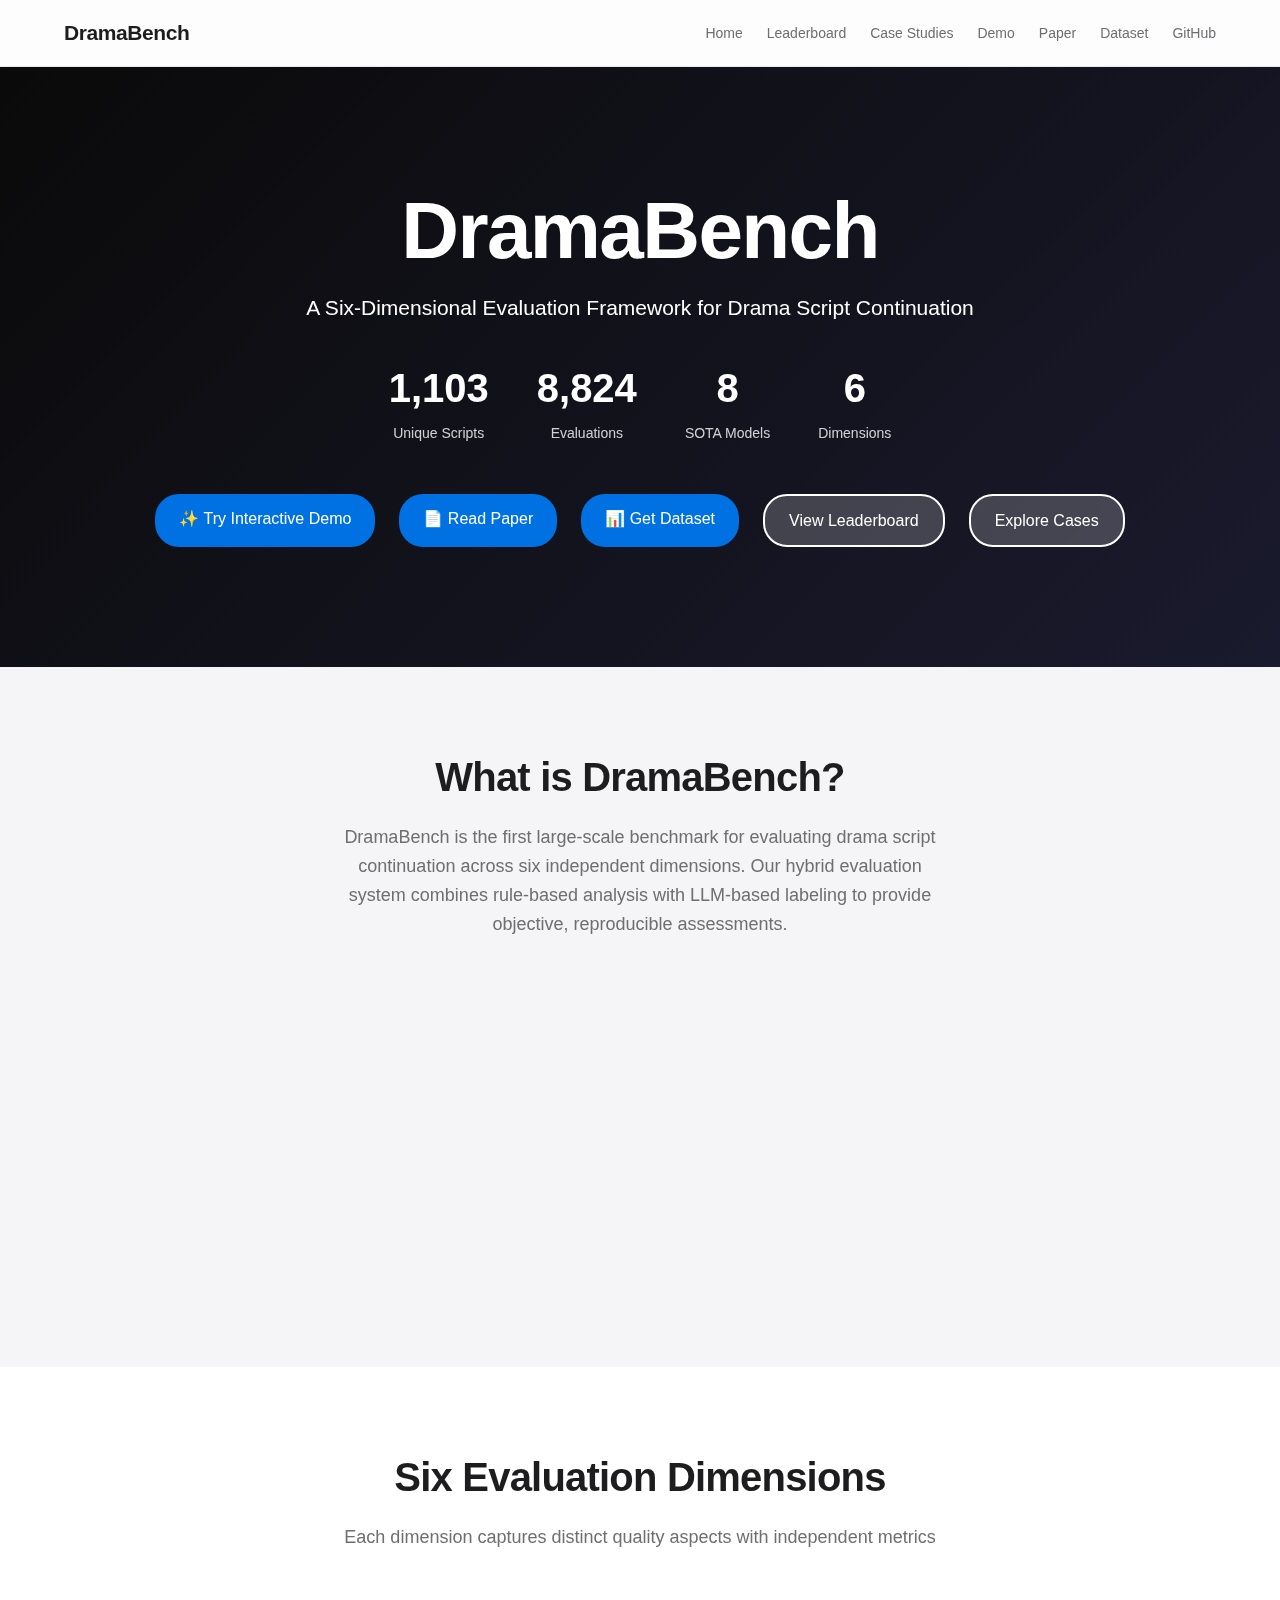
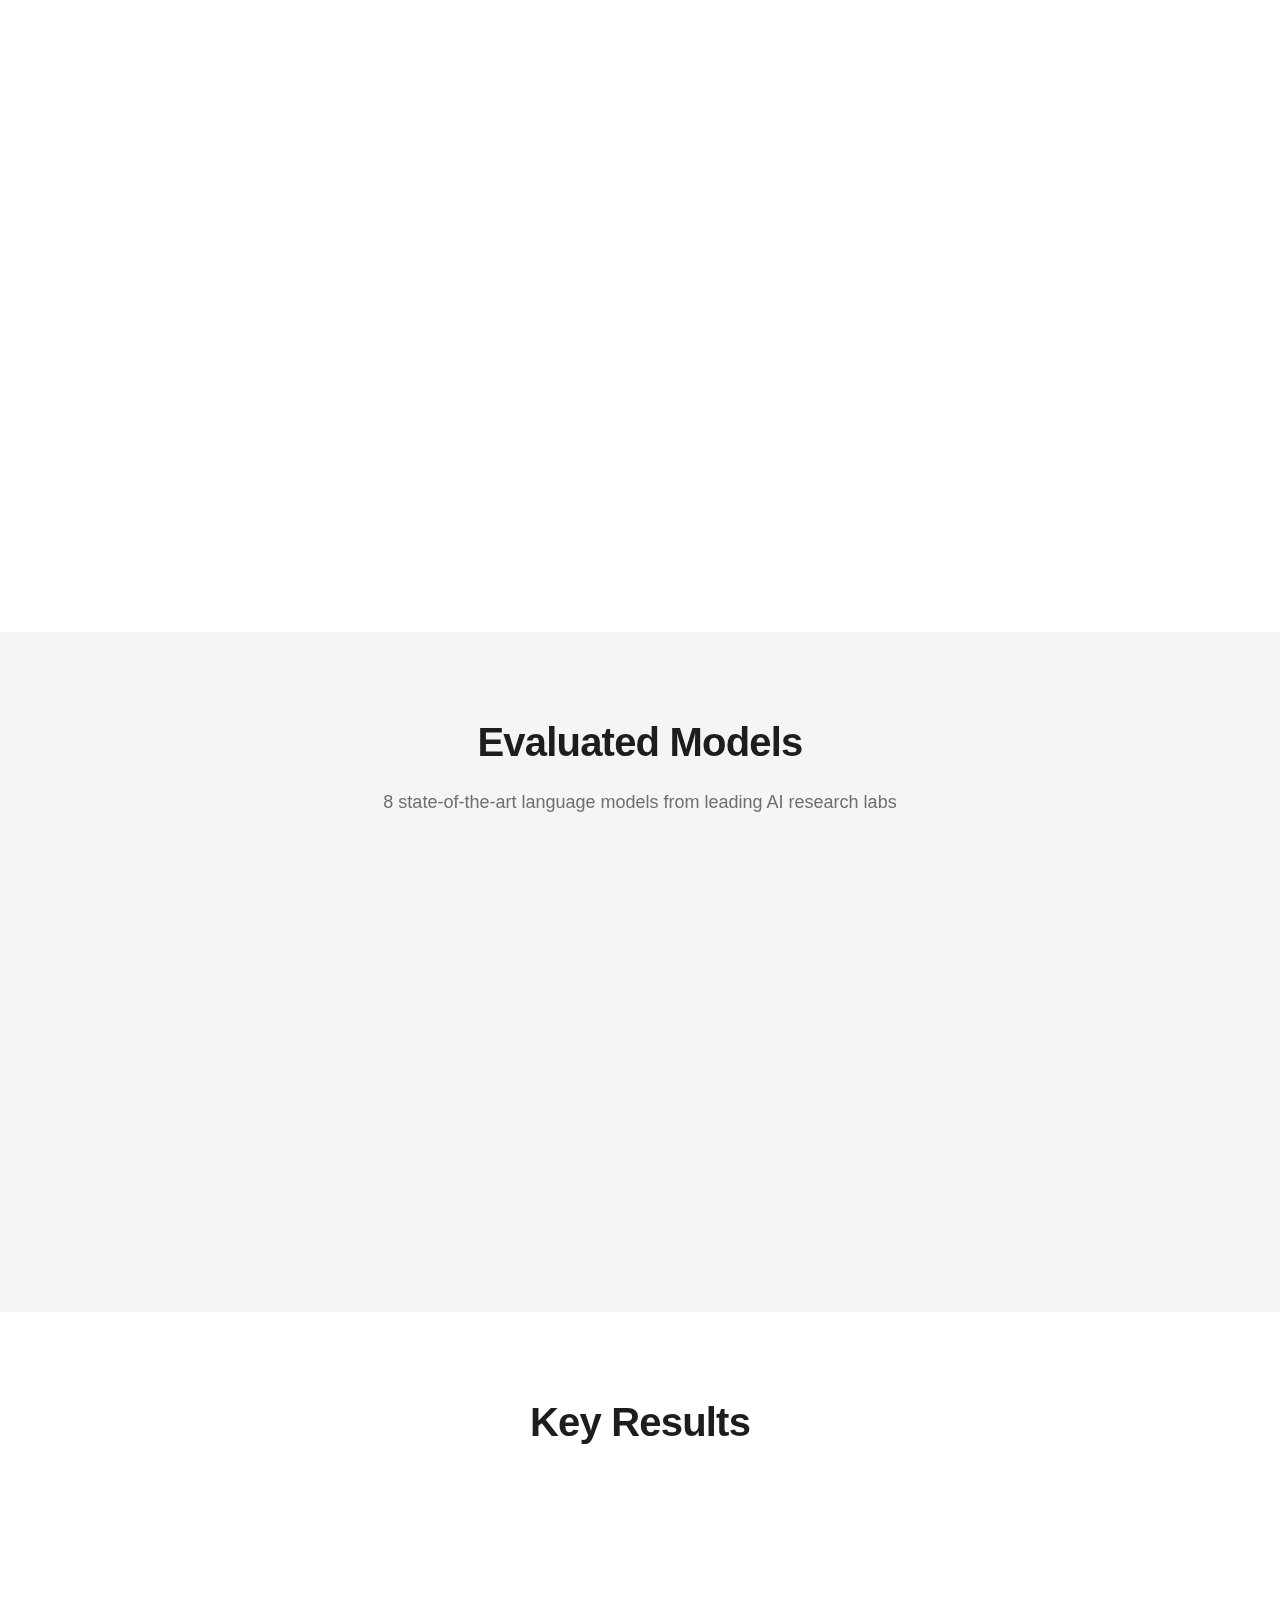
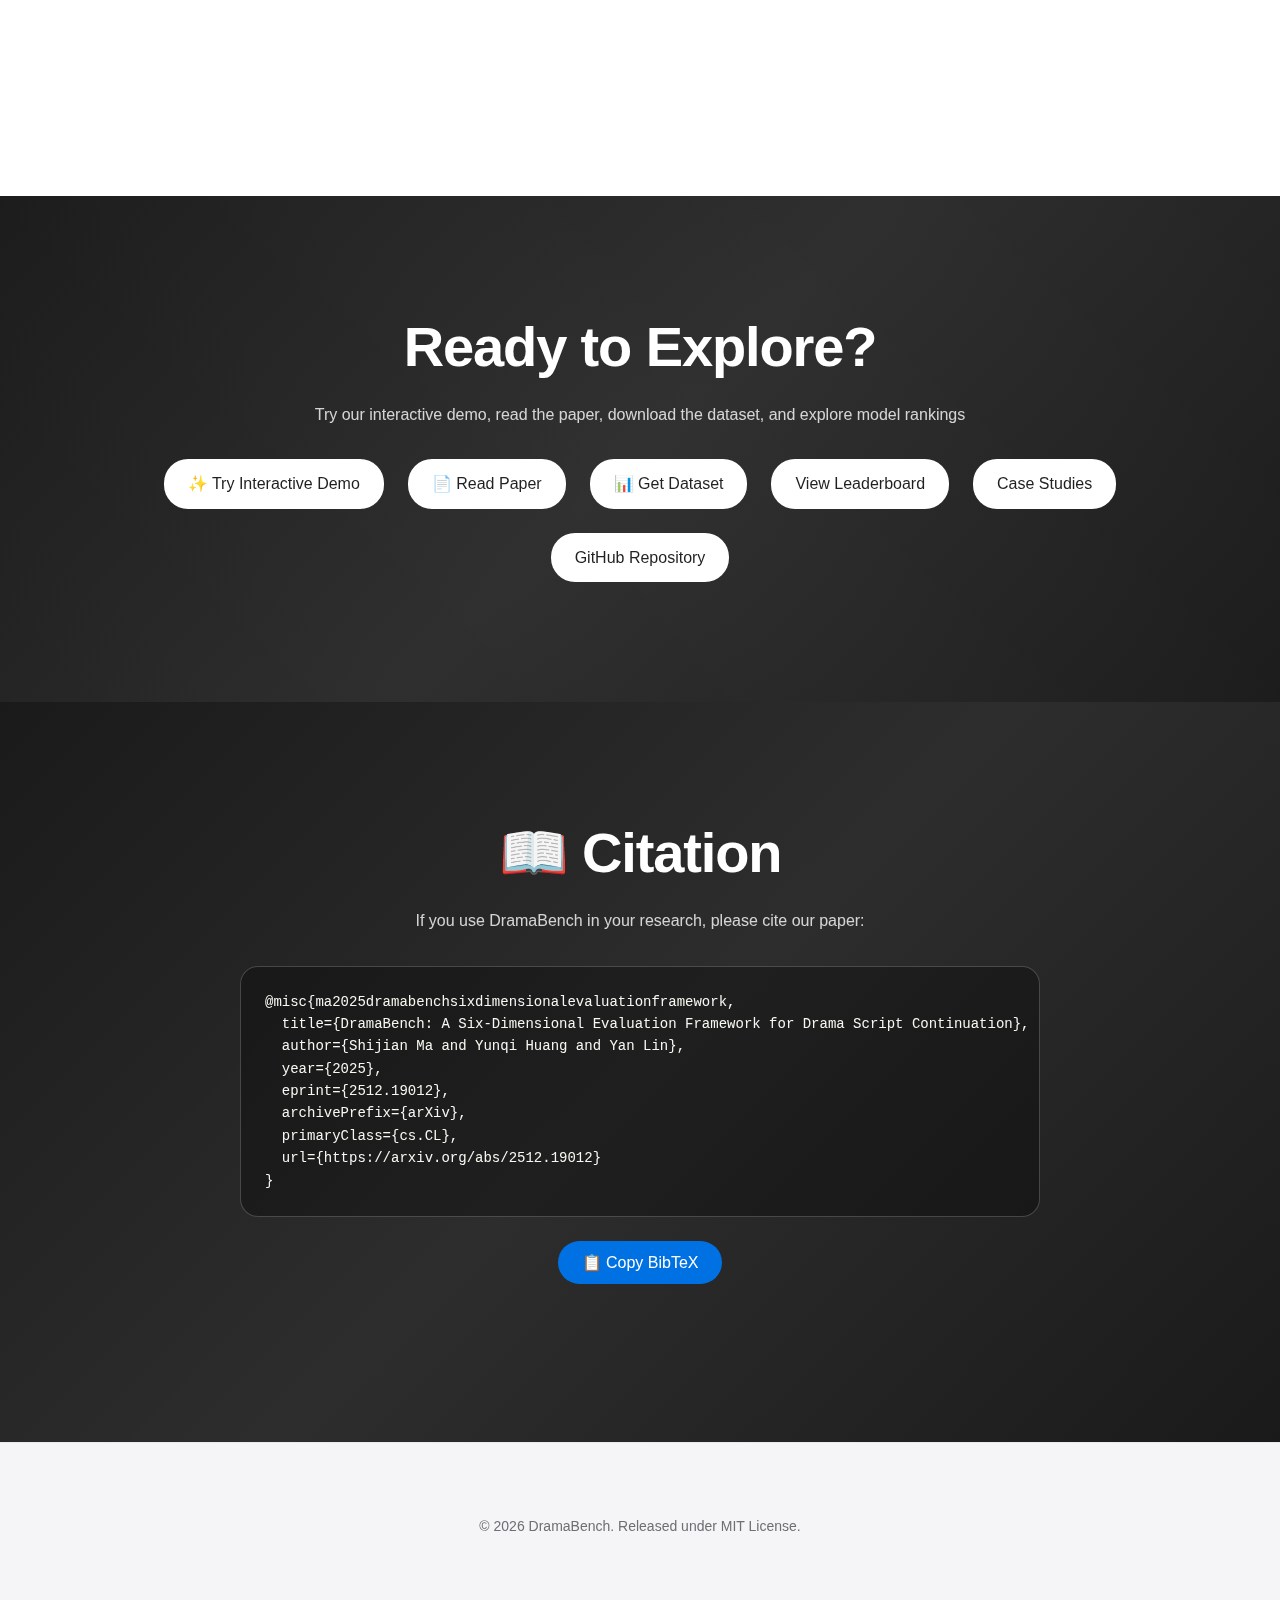
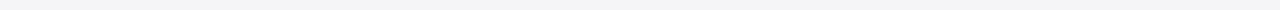
<file: index.html>
<!DOCTYPE html>
<html lang="en">
<head>
    <meta charset="UTF-8">
    <meta name="viewport" content="width=device-width, initial-scale=1.0">
    <meta name="description" content="DramaBench: A comprehensive six-dimensional evaluation framework for drama script continuation. Evaluate LLMs across format standards, narrative efficiency, character consistency, emotional depth, logic consistency, and conflict handling.">
    <meta name="keywords" content="drama script, screenplay evaluation, LLM benchmark, script continuation, narrative AI, creative writing AI, NLP benchmark, drama generation, script writing, AI evaluation">
    <meta name="author" content="DramaBench Team - Shijian Ma, Yunqi Huang, Yan Lin">
    <meta name="theme-color" content="#0071e3">
    <title>DramaBench - Drama Script Evaluation Benchmark</title>

    <!-- Canonical URL -->
    <link rel="canonical" href="https://dramabench.pages.dev/">

    <!-- Open Graph / Facebook / LinkedIn -->
    <meta property="og:title" content="DramaBench - Six-Dimensional Drama Script Evaluation Framework">
    <meta property="og:description" content="Comprehensive benchmark for evaluating drama script continuation across 6 independent dimensions. 1,103 scripts, 8 SOTA models, rigorous validation.">
    <meta property="og:image" content="https://dramabench.pages.dev/assets/DramaBench_cover.png">
    <meta property="og:url" content="https://dramabench.pages.dev/">
    <meta property="og:type" content="website">
    <meta property="og:site_name" content="DramaBench">

    <!-- Twitter Card -->
    <meta name="twitter:card" content="summary_large_image">
    <meta name="twitter:site" content="@mashijiann">
    <meta name="twitter:creator" content="@mashijiann">
    <meta name="twitter:title" content="DramaBench - Six-Dimensional Drama Script Evaluation Framework">
    <meta name="twitter:description" content="Comprehensive benchmark for evaluating drama script continuation across 6 independent dimensions. 1,103 scripts, 8 SOTA models, rigorous validation.">
    <meta name="twitter:image" content="https://dramabench.pages.dev/assets/DramaBench_cover.png">

    <!-- Academic/Research Meta Tags -->
    <meta name="citation_title" content="DramaBench: A Six-Dimensional Evaluation Framework for Drama Script Continuation">
    <meta name="citation_author" content="Ma, Shijian">
    <meta name="citation_author" content="Huang, Yunqi">
    <meta name="citation_author" content="Lin, Yan">
    <meta name="citation_publication_date" content="2025">
    <meta name="citation_arxiv_id" content="2512.19012">

    <!-- Favicon -->
    <link rel="icon" type="image/svg+xml" href="assets/favicon.svg">

    <link rel="stylesheet" href="web/css/apple-style.css">
    <style>
        /* Hero gradient animation - Premium Dark */
        .hero {
            background: linear-gradient(135deg, #0a0a0a 0%, #1a1a2e 25%, #16213e 50%, #0f3460 75%, #0a0a0a 100%);
            background-size: 400% 400%;
            animation: gradientShift 20s ease infinite;
        }

        @keyframes gradientShift {
            0% { background-position: 0% 50%; }
            50% { background-position: 100% 50%; }
            100% { background-position: 0% 50%; }
        }

        .hero h1, .hero p {
            color: var(--apple-white);
        }

        .hero-stat-value {
            color: var(--apple-white);
        }

        .hero-stat-label {
            color: rgba(255, 255, 255, 0.8);
        }

        /* Feature cards */
        .feature-icon {
            font-size: 48px;
            margin-bottom: var(--spacing-sm);
        }

        .dimension-card {
            position: relative;
            overflow: hidden;
        }

        .dimension-card::before {
            content: '';
            position: absolute;
            top: 0;
            left: 0;
            width: 4px;
            height: 100%;
            background: var(--apple-blue);
            transform: scaleY(0);
            transition: transform var(--transition-base);
        }

        .dimension-card:hover::before {
            transform: scaleY(1);
        }

        /* CTA Section - Premium Dark Gradient */
        .cta-section {
            background: linear-gradient(135deg, #1a1a1a 0%, #2d2d2d 50%, #1a1a1a 100%);
            color: var(--apple-white);
            padding: var(--spacing-3xl) var(--spacing-md);
            text-align: center;
            position: relative;
            overflow: hidden;
        }

        .cta-section::before {
            content: '';
            position: absolute;
            top: 0;
            left: 0;
            right: 0;
            bottom: 0;
            background: linear-gradient(45deg, transparent 0%, rgba(255,255,255,0.02) 50%, transparent 100%);
            pointer-events: none;
        }

        .cta-section h2 {
            color: var(--apple-white);
            margin-bottom: var(--spacing-md);
        }

        .cta-section p {
            color: rgba(255, 255, 255, 0.8);
            margin-bottom: var(--spacing-lg);
        }

        .cta-buttons {
            display: flex;
            gap: var(--spacing-md);
            justify-content: center;
            flex-wrap: wrap;
        }

        .btn-light {
            background-color: var(--apple-white);
            color: var(--apple-black);
        }

        .btn-light:hover {
            background-color: var(--apple-gray-2);
        }

        /* Hero secondary buttons with float effect */
        .btn-hero-secondary {
            transition: all 0.3s ease;
        }

        .btn-hero-secondary:hover {
            transform: translateY(-2px);
            box-shadow: 0 8px 24px rgba(255, 255, 255, 0.3);
        }
    </style>

    <!-- Structured Data (JSON-LD) -->
    <script type="application/ld+json">
    {
      "@context": "https://schema.org",
      "@type": "WebSite",
      "name": "DramaBench",
      "description": "A Six-Dimensional Evaluation Framework for Drama Script Continuation",
      "url": "https://dramabench.pages.dev/",
      "author": {
        "@type": "Organization",
        "name": "DramaBench Team"
      },
      "about": {
        "@type": "ScholarlyArticle",
        "name": "DramaBench: A Six-Dimensional Evaluation Framework for Drama Script Continuation",
        "author": [
          {
            "@type": "Person",
            "name": "Shijian Ma",
            "url": "https://x.com/mashijiann"
          },
          {
            "@type": "Person",
            "name": "Yunqi Huang"
          },
          {
            "@type": "Person",
            "name": "Yan Lin"
          }
        ],
        "url": "https://arxiv.org/abs/2512.19012",
        "identifier": "arXiv:2512.19012",
        "datePublished": "2025"
      },
      "dataset": {
        "@type": "Dataset",
        "name": "DramaBench Dataset",
        "description": "1,103 drama scripts with multi-dimensional evaluations across 8 state-of-the-art language models",
        "url": "https://huggingface.co/datasets/FutureMa/DramaBench",
        "license": "https://opensource.org/licenses/MIT"
      }
    }
    </script>
</head>
<body>
    <!-- Navigation -->
    <nav class="navbar">
        <div class="navbar-content">
            <div class="navbar-logo">DramaBench</div>
            <ul class="navbar-links">
                <li><a href="index.html">Home</a></li>
                <li><a href="web/leaderboard.html">Leaderboard</a></li>
                <li><a href="web/cases.html">Case Studies</a></li>
                <li><a href="web/demo.html">Demo</a></li>
                <li><a href="https://arxiv.org/abs/2512.19012" target="_blank">Paper</a></li>
                <li><a href="https://huggingface.co/datasets/FutureMa/DramaBench" target="_blank">Dataset</a></li>
                <li><a href="https://github.com/IIIIQIIII/DramaBench" target="_blank">GitHub</a></li>
            </ul>
        </div>
    </nav>

    <!-- Hero Section -->
    <section class="hero">
        <div class="container">
            <h1>DramaBench</h1>
            <p>A Six-Dimensional Evaluation Framework for Drama Script Continuation</p>

            <div class="hero-stats">
                <div class="hero-stat">
                    <span class="hero-stat-value">1,103</span>
                    <span class="hero-stat-label">Unique Scripts</span>
                </div>
                <div class="hero-stat">
                    <span class="hero-stat-value">8,824</span>
                    <span class="hero-stat-label">Evaluations</span>
                </div>
                <div class="hero-stat">
                    <span class="hero-stat-value">8</span>
                    <span class="hero-stat-label">SOTA Models</span>
                </div>
                <div class="hero-stat">
                    <span class="hero-stat-value">6</span>
                    <span class="hero-stat-label">Dimensions</span>
                </div>
            </div>

            <div class="cta-buttons mt-5">
                <a href="web/demo.html" class="btn btn-primary">✨ Try Interactive Demo</a>
                <a href="https://arxiv.org/abs/2512.19012" target="_blank" class="btn btn-primary">📄 Read Paper</a>
                <a href="https://huggingface.co/datasets/FutureMa/DramaBench" target="_blank" class="btn btn-primary">📊 Get Dataset</a>
                <a href="web/leaderboard.html" class="btn btn-secondary btn-hero-secondary" style="background: rgba(255,255,255,0.2); border-color: white; color: white;">View Leaderboard</a>
                <a href="web/cases.html" class="btn btn-secondary btn-hero-secondary" style="background: rgba(255,255,255,0.2); border-color: white; color: white;">Explore Cases</a>
            </div>
        </div>
    </section>

    <!-- About Section -->
    <section>
        <div class="container">
            <h2 class="section-title">What is DramaBench?</h2>
            <p class="section-subtitle">
                DramaBench is the first large-scale benchmark for evaluating drama script continuation
                across six independent dimensions. Our hybrid evaluation system combines rule-based
                analysis with LLM-based labeling to provide objective, reproducible assessments.
            </p>

            <div class="grid grid-3 mt-5">
                <div class="card">
                    <div class="feature-icon">🎯</div>
                    <div class="card-title">Six Dimensions</div>
                    <div class="card-content">
                        Comprehensive evaluation across Format Standards, Narrative Efficiency,
                        Character Consistency, Emotional Depth, Logic Consistency, and Conflict Handling.
                    </div>
                </div>

                <div class="card">
                    <div class="feature-icon">🔬</div>
                    <div class="card-title">Rigorous Validation</div>
                    <div class="card-content">
                        252 statistical significance tests (65.9% significant), human validation on 188 scripts,
                        and comprehensive ablation studies confirming dimension independence.
                    </div>
                </div>

                <div class="card">
                    <div class="feature-icon">📊</div>
                    <div class="card-title">Large-Scale Analysis</div>
                    <div class="card-content">
                        8,824 total evaluations across 8 state-of-the-art language models,
                        with detailed error taxonomy and model-specific profiles.
                    </div>
                </div>
            </div>
        </div>
    </section>

    <!-- Six Dimensions Section -->
    <section style="background-color: var(--apple-white);">
        <div class="container">
            <h2 class="section-title">Six Evaluation Dimensions</h2>
            <p class="section-subtitle">
                Each dimension captures distinct quality aspects with independent metrics
            </p>

            <div class="grid grid-2 mt-5">
                <div class="card dimension-card">
                    <div class="badge badge-blue mb-2">RULE-BASED</div>
                    <div class="card-title">Format Standards</div>
                    <div class="card-content">
                        <p><strong>Metrics:</strong> Format Error Rate, Novelization Index, Dialogue-Action Ratio</p>
                        <p class="mt-2">100% reproducible screenplay format validation using Fountain syntax standards.</p>
                    </div>
                </div>

                <div class="card dimension-card">
                    <div class="badge badge-green mb-2">LLM-LABELED</div>
                    <div class="card-title">Narrative Efficiency</div>
                    <div class="card-content">
                        <p><strong>Metrics:</strong> Effective Narrative Rate (ENR), Beats Per Page</p>
                        <p class="mt-2">Event-level annotation: Driver/Static/Redundant beats classification.</p>
                    </div>
                </div>

                <div class="card dimension-card">
                    <div class="badge badge-green mb-2">LLM-LABELED</div>
                    <div class="card-title">Character Consistency</div>
                    <div class="card-content">
                        <p><strong>Metrics:</strong> Out-of-Character Rate, Voice Distinctiveness</p>
                        <p class="mt-2">Dialogue-level annotation with character persona profiles.</p>
                    </div>
                </div>

                <div class="card dimension-card">
                    <div class="badge badge-green mb-2">LLM-LABELED</div>
                    <div class="card-title">Emotional Depth</div>
                    <div class="card-content">
                        <p><strong>Metrics:</strong> Arc Score, Complexity Ratio</p>
                        <p class="mt-2">Scene-level emotional tracking with valence and arousal dimensions.</p>
                    </div>
                </div>

                <div class="card dimension-card">
                    <div class="badge badge-green mb-2">LLM-LABELED</div>
                    <div class="card-title">Logic Consistency</div>
                    <div class="card-content">
                        <p><strong>Metrics:</strong> Logic Break Rate, Context Coherence</p>
                        <p class="mt-2">Fact-level atomic verification ensuring narrative coherence.</p>
                    </div>
                </div>

                <div class="card dimension-card">
                    <div class="badge badge-green mb-2">LLM-LABELED</div>
                    <div class="card-title">Conflict Handling</div>
                    <div class="card-content">
                        <p><strong>Metrics:</strong> Conflict Score, Drop Rate</p>
                        <p class="mt-2">Global-level conflict classification: Escalation/Resolution/Maintained/Dropped.</p>
                    </div>
                </div>
            </div>
        </div>
    </section>

    <!-- Models Section -->
    <section>
        <div class="container">
            <h2 class="section-title">Evaluated Models</h2>
            <p class="section-subtitle">
                8 state-of-the-art language models from leading AI research labs
            </p>

            <div class="grid grid-4 mt-5">
                <div class="card">
                    <div class="card-title" style="font-size: var(--font-size-lg);">GPT-5.2</div>
                    <div class="card-subtitle">OpenAI</div>
                    <div class="badge badge-blue">Rank #1</div>
                </div>

                <div class="card">
                    <div class="card-title" style="font-size: var(--font-size-lg);">Gemini 3 Pro</div>
                    <div class="card-subtitle">Google DeepMind</div>
                    <div class="badge badge-green">Rank #2</div>
                </div>

                <div class="card">
                    <div class="card-title" style="font-size: var(--font-size-lg);">Qwen3-Max</div>
                    <div class="card-subtitle">Alibaba Cloud</div>
                    <div class="badge badge-orange">Rank #3</div>
                </div>

                <div class="card">
                    <div class="card-title" style="font-size: var(--font-size-lg);">Claude Opus 4.5</div>
                    <div class="card-subtitle">Anthropic</div>
                    <div class="badge badge-gray">Rank #4</div>
                </div>

                <div class="card">
                    <div class="card-title" style="font-size: var(--font-size-lg);">DeepSeek V3.2</div>
                    <div class="card-subtitle">DeepSeek</div>
                    <div class="badge badge-gray">Rank #5</div>
                </div>

                <div class="card">
                    <div class="card-title" style="font-size: var(--font-size-lg);">MiniMax M2</div>
                    <div class="card-subtitle">MiniMax</div>
                    <div class="badge badge-gray">Rank #6</div>
                </div>

                <div class="card">
                    <div class="card-title" style="font-size: var(--font-size-lg);">Kimi K2 Thinking</div>
                    <div class="card-subtitle">Moonshot AI</div>
                    <div class="badge badge-gray">Rank #7</div>
                </div>

                <div class="card">
                    <div class="card-title" style="font-size: var(--font-size-lg);">GLM-4.6</div>
                    <div class="card-subtitle">Zhipu AI</div>
                    <div class="badge badge-gray">Rank #8</div>
                </div>
            </div>
        </div>
    </section>

    <!-- Key Results Section -->
    <section style="background-color: var(--apple-white);">
        <div class="container">
            <h2 class="section-title">Key Results</h2>

            <div class="grid grid-3 mt-5">
                <div class="card">
                    <div class="card-title">Statistical Significance</div>
                    <div class="card-content">
                        <p><strong>166/252 comparisons significant</strong></p>
                        <p class="mt-2">65.9% of pairwise comparisons show statistically significant differences
                        with FDR correction (p < 0.05).</p>
                    </div>
                </div>

                <div class="card">
                    <div class="card-title">Dimension Independence</div>
                    <div class="card-content">
                        <p><strong>Mean |r| = 0.020</strong></p>
                        <p class="mt-2">Extremely low correlation between dimensions confirms each captures
                        distinct quality aspects.</p>
                    </div>
                </div>

                <div class="card">
                    <div class="card-title">Human-LLM Agreement</div>
                    <div class="card-content">
                        <p><strong>Strong agreement on 3/5 dimensions</strong></p>
                        <p class="mt-2">Logic (r=0.48***), Emotional Depth (κ=0.53), Conflict (κ=0.42)
                        show substantial alignment.</p>
                    </div>
                </div>
            </div>
        </div>
    </section>

    <!-- CTA Section -->
    <section class="cta-section">
        <div class="container">
            <h2>Ready to Explore?</h2>
            <p>Try our interactive demo, read the paper, download the dataset, and explore model rankings</p>

            <div class="cta-buttons">
                <a href="web/demo.html" class="btn btn-light">✨ Try Interactive Demo</a>
                <a href="https://arxiv.org/abs/2512.19012" class="btn btn-light" target="_blank">📄 Read Paper</a>
                <a href="https://huggingface.co/datasets/FutureMa/DramaBench" class="btn btn-light" target="_blank">📊 Get Dataset</a>
                <a href="web/leaderboard.html" class="btn btn-light">View Leaderboard</a>
                <a href="web/cases.html" class="btn btn-light">Case Studies</a>
                <a href="https://github.com/IIIIQIIII/DramaBench" class="btn btn-light" target="_blank">GitHub Repository</a>
            </div>
        </div>
    </section>

    <!-- Citation Section -->
    <section style="background: linear-gradient(135deg, #1a1a1a 0%, #2d2d2d 50%, #1a1a1a 100%); color: var(--apple-white); padding: var(--spacing-3xl) var(--spacing-md);">
        <div class="container">
            <h2 style="text-align: center; color: var(--apple-white); margin-bottom: var(--spacing-md);">📖 Citation</h2>
            <p style="text-align: center; color: rgba(255, 255, 255, 0.8); margin-bottom: var(--spacing-lg);">
                If you use DramaBench in your research, please cite our paper:
            </p>

            <div style="max-width: 800px; margin: 0 auto; position: relative;">
                <pre id="bibtex-citation" style="background-color: rgba(0, 0, 0, 0.3); border: 1px solid rgba(255, 255, 255, 0.2); border-radius: var(--border-radius-lg); padding: var(--spacing-md); color: #f8f8f2; font-family: 'Courier New', Courier, monospace; font-size: 14px; line-height: 1.6; overflow-x: auto; white-space: pre;">@misc{ma2025dramabenchsixdimensionalevaluationframework,
  title={DramaBench: A Six-Dimensional Evaluation Framework for Drama Script Continuation},
  author={Shijian Ma and Yunqi Huang and Yan Lin},
  year={2025},
  eprint={2512.19012},
  archivePrefix={arXiv},
  primaryClass={cs.CL},
  url={https://arxiv.org/abs/2512.19012}
}</pre>

                <button id="copy-citation-btn" onclick="copyCitation()" style="display: block; margin: var(--spacing-md) auto 0; padding: 12px 24px; background-color: var(--apple-blue); color: var(--apple-white); border: none; border-radius: var(--border-radius-xl); font-size: var(--font-size-base); font-weight: 500; cursor: pointer; transition: all var(--transition-fast); font-family: var(--font-family);">
                    📋 Copy BibTeX
                </button>

                <p id="copy-feedback" style="text-align: center; margin-top: var(--spacing-sm); color: var(--apple-green); font-size: var(--font-size-sm); opacity: 0; transition: opacity 0.3s ease;">
                    ✓ Copied to clipboard!
                </p>
            </div>
        </div>
    </section>

    <!-- Footer -->
    <footer class="footer">
        <div class="container">
            <p>&copy; 2026 DramaBench. Released under MIT License.</p>
        </div>
    </footer>

    <script>
        // Copy citation to clipboard
        function copyCitation() {
            const citationText = document.getElementById('bibtex-citation').textContent;
            const copyBtn = document.getElementById('copy-citation-btn');
            const feedback = document.getElementById('copy-feedback');

            // Copy to clipboard
            navigator.clipboard.writeText(citationText).then(() => {
                // Show success feedback
                feedback.style.opacity = '1';
                copyBtn.textContent = '✓ Copied!';
                copyBtn.style.backgroundColor = 'var(--apple-green)';

                // Reset after 2 seconds
                setTimeout(() => {
                    feedback.style.opacity = '0';
                    copyBtn.textContent = '📋 Copy BibTeX';
                    copyBtn.style.backgroundColor = 'var(--apple-blue)';
                }, 2000);
            }).catch(err => {
                console.error('Failed to copy citation:', err);
                feedback.textContent = '✗ Failed to copy';
                feedback.style.color = 'var(--apple-red)';
                feedback.style.opacity = '1';
                setTimeout(() => {
                    feedback.style.opacity = '0';
                    feedback.textContent = '✓ Copied to clipboard!';
                    feedback.style.color = 'var(--apple-green)';
                }, 2000);
            });
        }

        // Simple fade-in animation on scroll
        const observerOptions = {
            threshold: 0.1,
            rootMargin: '0px 0px -100px 0px'
        };

        const observer = new IntersectionObserver((entries) => {
            entries.forEach(entry => {
                if (entry.isIntersecting) {
                    entry.target.style.opacity = '1';
                    entry.target.style.transform = 'translateY(0)';
                }
            });
        }, observerOptions);

        document.querySelectorAll('.card').forEach(card => {
            card.style.opacity = '0';
            card.style.transform = 'translateY(20px)';
            card.style.transition = 'all 0.6s ease';
            observer.observe(card);
        });
    </script>
</body>
</html>
</file>
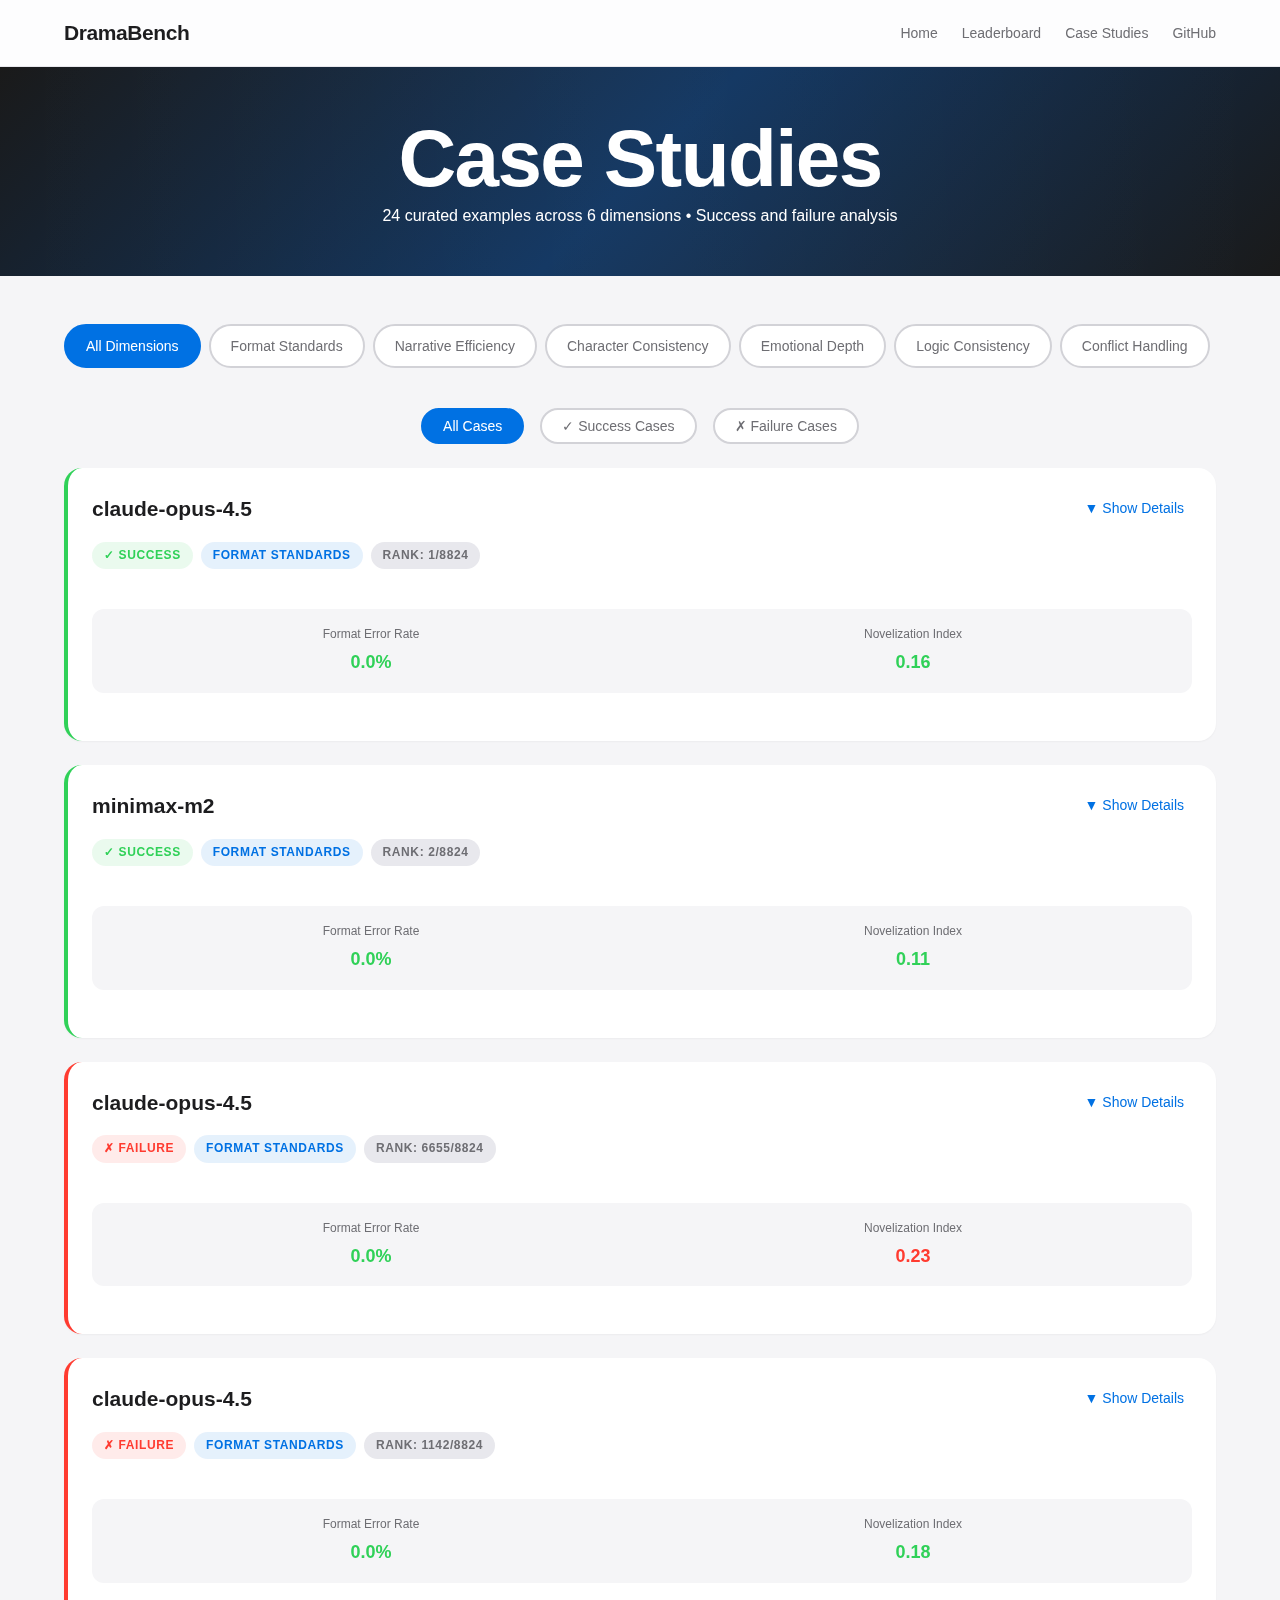
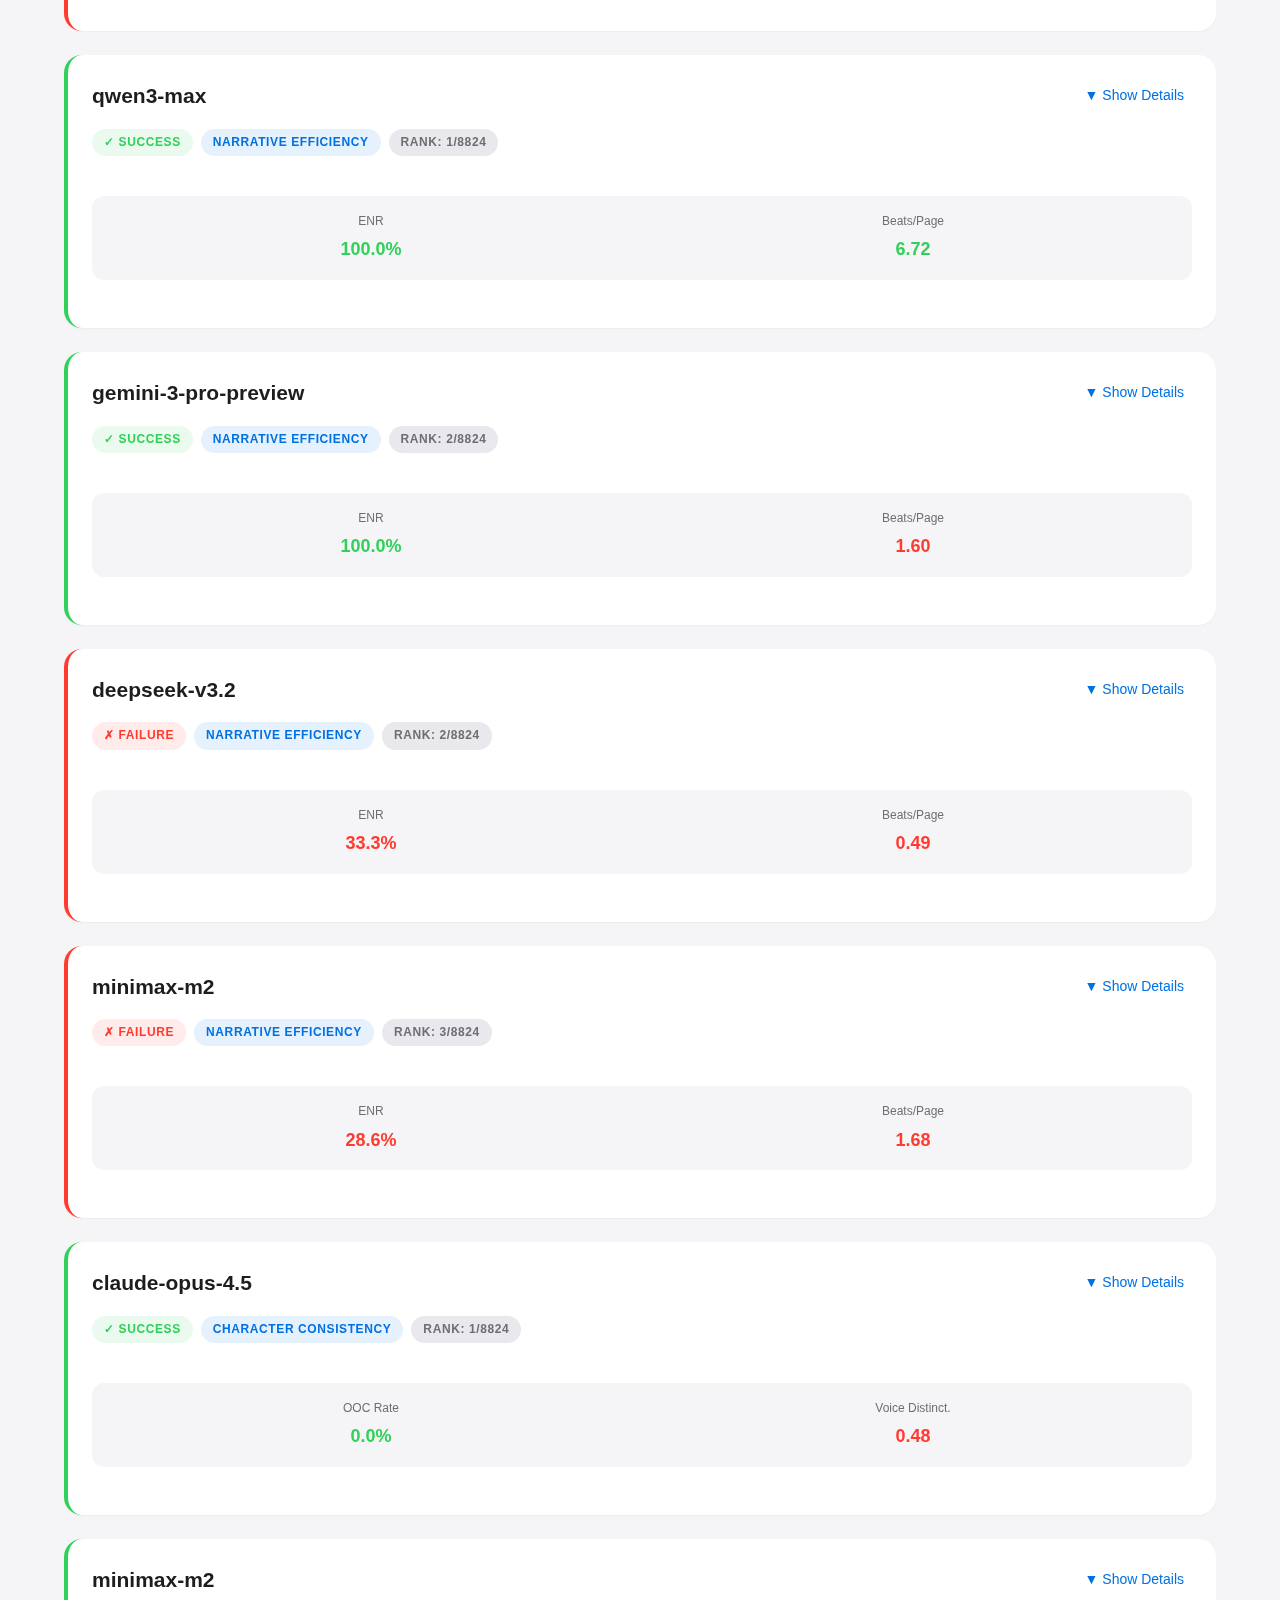
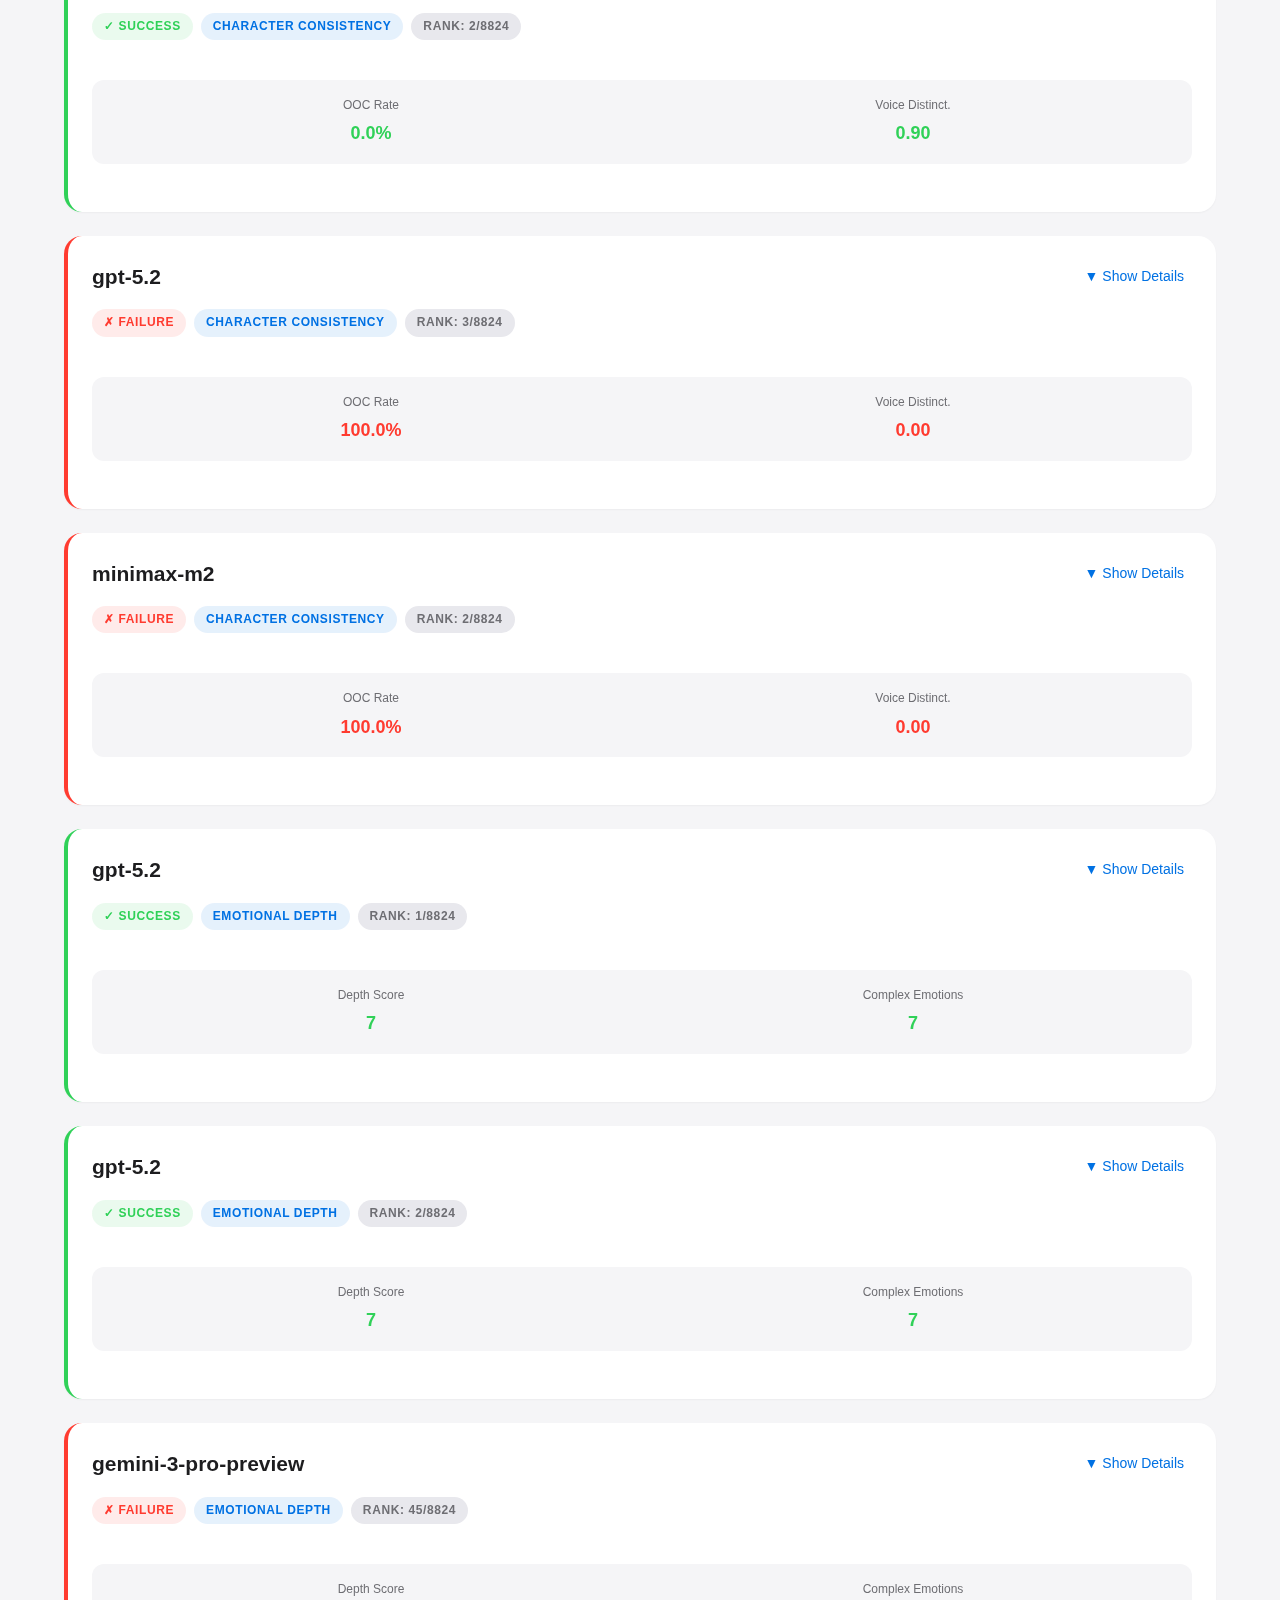
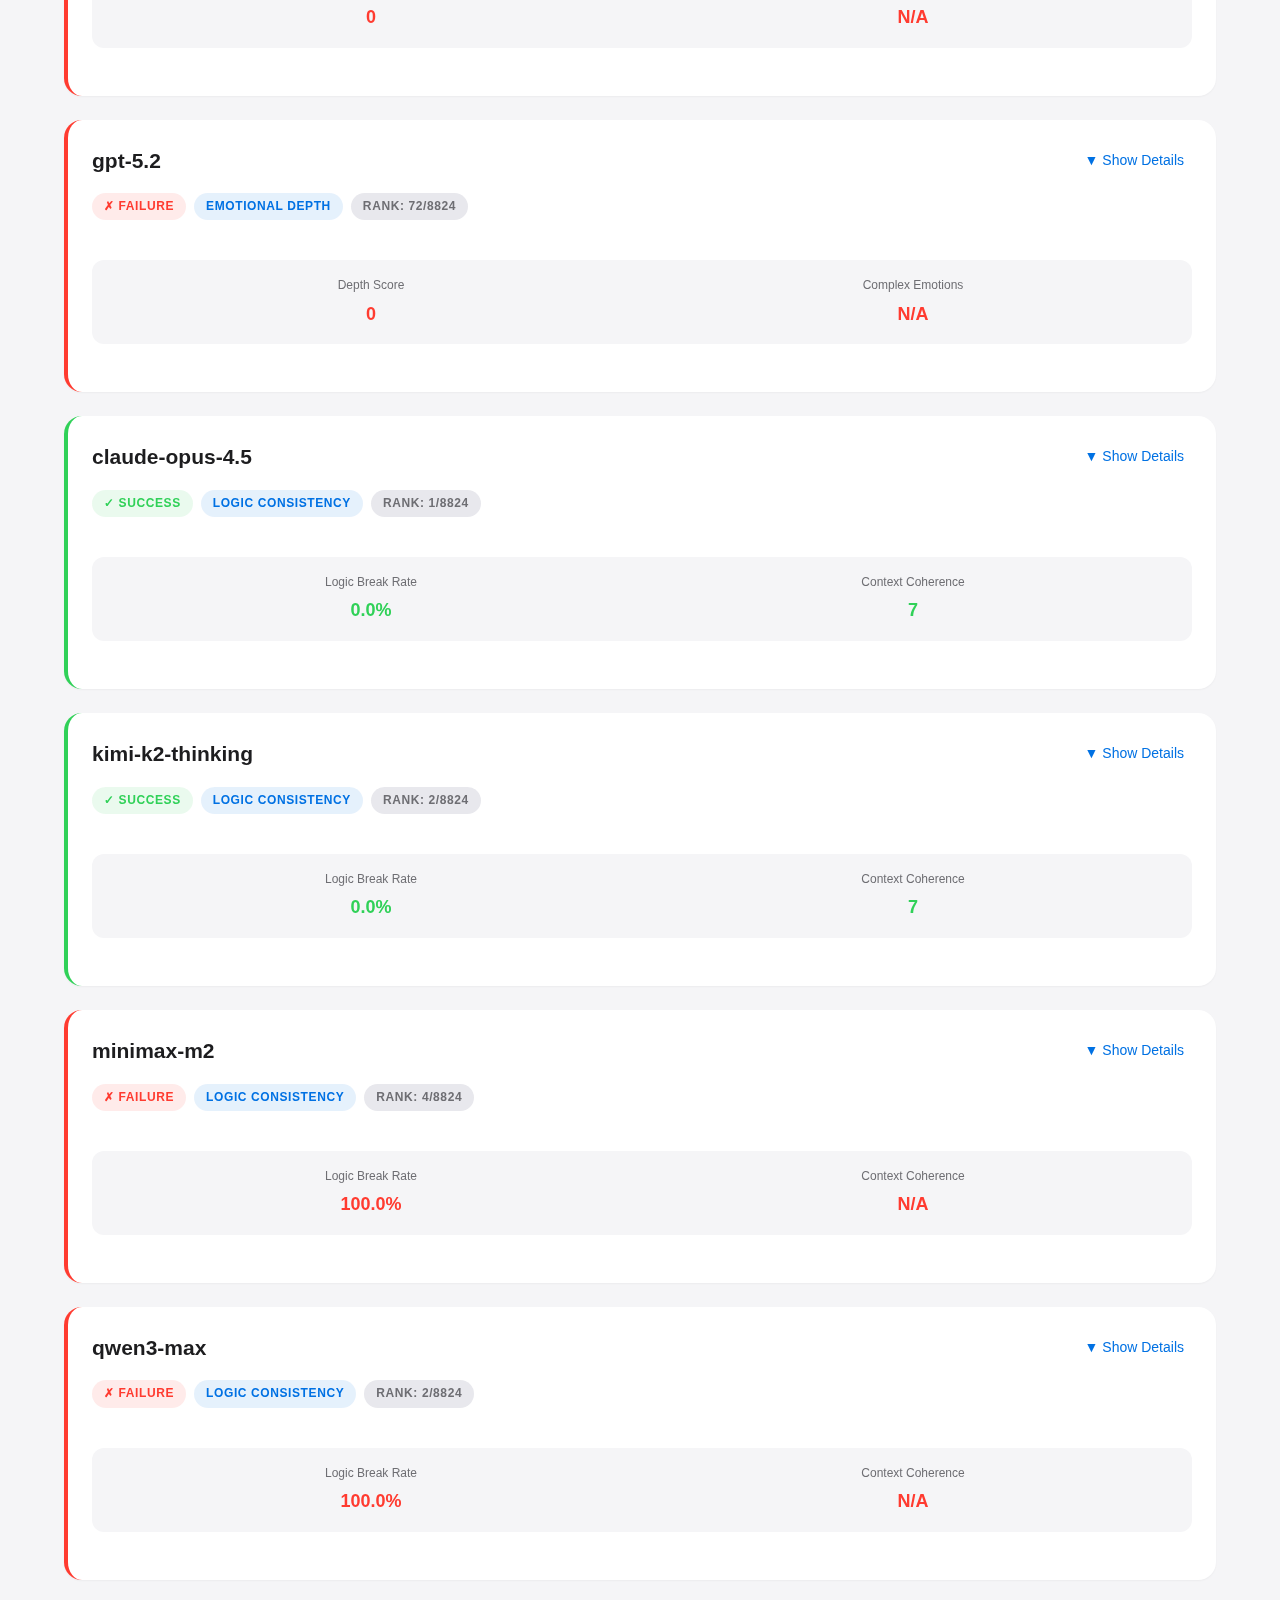
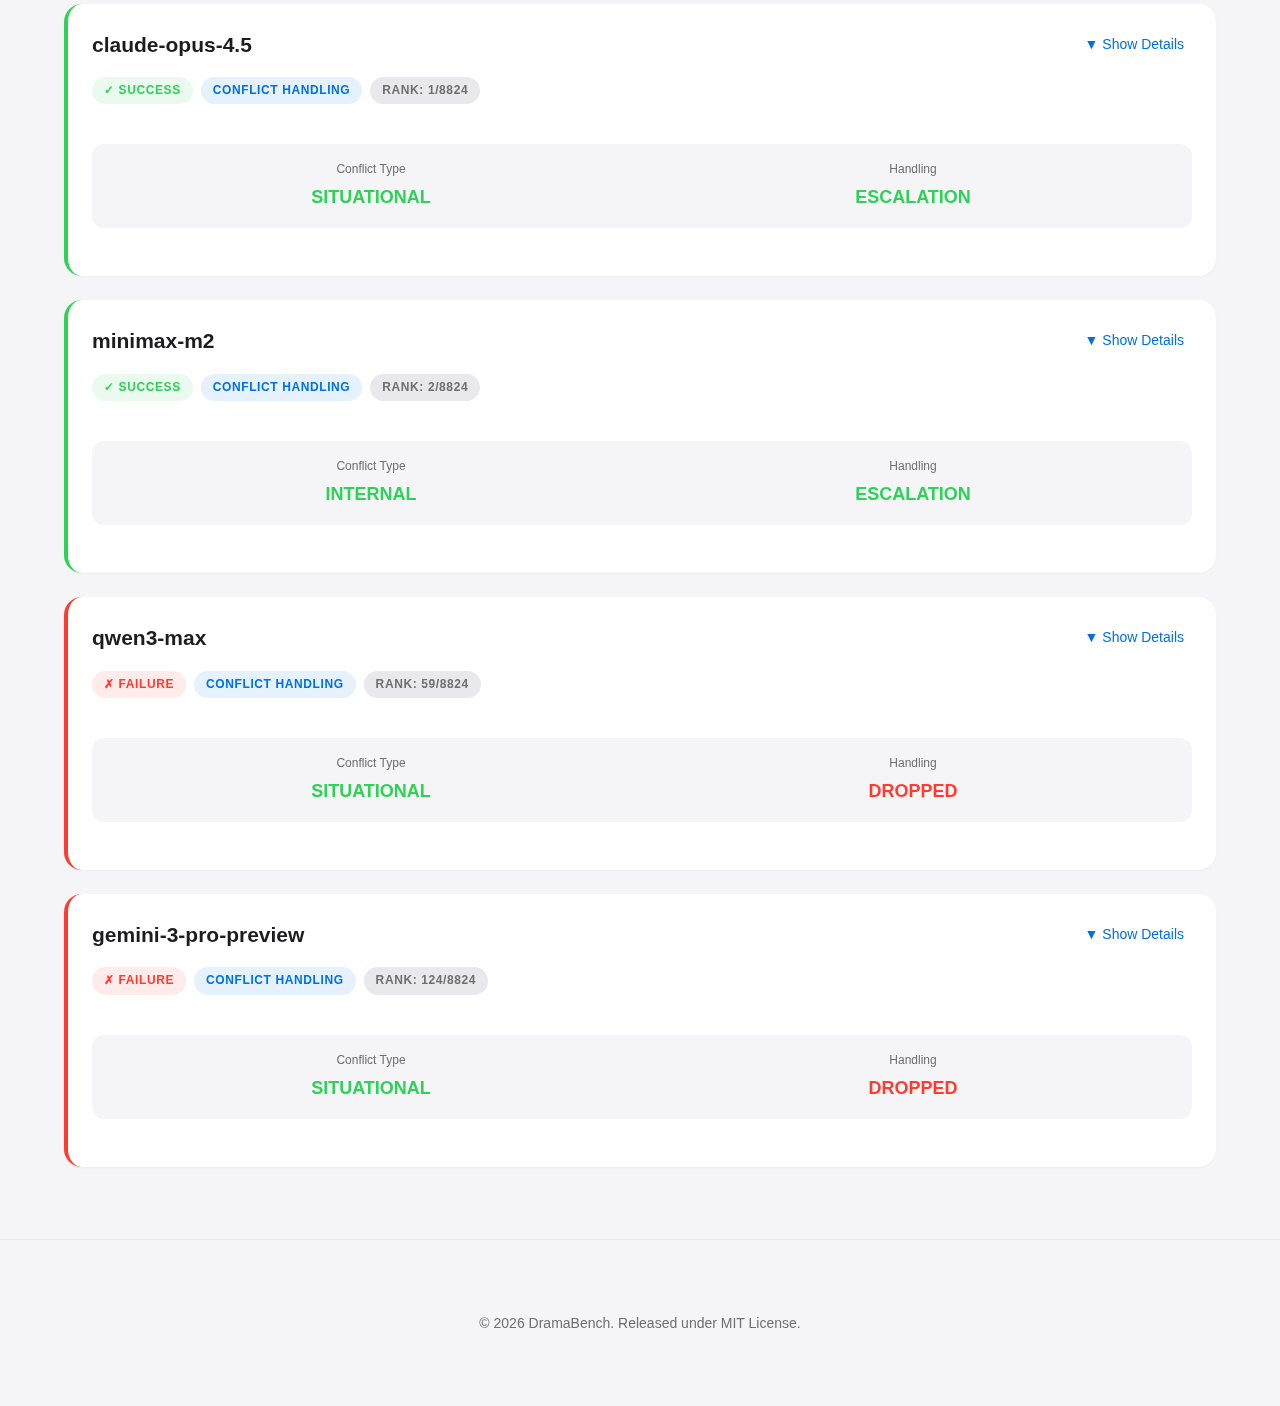
<file: web/cases.html>
<!DOCTYPE html>
<html lang="en">
<head>
    <meta charset="UTF-8">
    <meta name="viewport" content="width=device-width, initial-scale=1.0">
    <title>Case Studies - DramaBench</title>

    <!-- Favicon -->
    <link rel="icon" type="image/svg+xml" href="../assets/favicon.svg">

    <link rel="stylesheet" href="css/apple-style.css">
    <style>
        .cases-header {
            text-align: center;
            padding: var(--spacing-xl) var(--spacing-md);
            background: linear-gradient(135deg, #1a1a1a 0%, #0f3460 50%, #1a1a1a 100%);
            color: var(--apple-white);
            position: relative;
            overflow: hidden;
        }

        .cases-header::before {
            content: '';
            position: absolute;
            top: 0;
            left: 0;
            right: 0;
            bottom: 0;
            background: linear-gradient(90deg, transparent 0%, rgba(255,255,255,0.03) 50%, transparent 100%);
            pointer-events: none;
        }

        .cases-header h1, .cases-header p {
            color: var(--apple-white);
        }

        .case-card {
            background: var(--apple-white);
            border-radius: var(--border-radius-lg);
            padding: var(--spacing-md);
            margin-bottom: var(--spacing-md);
            box-shadow: var(--shadow-sm);
            transition: all var(--transition-base);
            border-left: 4px solid transparent;
        }

        .case-card.success {
            border-left-color: var(--apple-green);
        }

        .case-card.failure {
            border-left-color: var(--apple-red);
        }

        .case-card:hover {
            box-shadow: var(--shadow-lg);
            transform: translateY(-2px);
        }

        .case-header {
            display: flex;
            justify-content: space-between;
            align-items: start;
            margin-bottom: var(--spacing-sm);
        }

        .case-title {
            font-size: var(--font-size-xl);
            font-weight: 600;
            margin-bottom: 4px;
        }

        .case-meta {
            display: flex;
            gap: var(--spacing-xs);
            flex-wrap: wrap;
            margin: var(--spacing-sm) 0;
        }

        .script-excerpt {
            background-color: var(--apple-gray-1);
            border-radius: var(--border-radius-md);
            padding: var(--spacing-sm);
            margin: var(--spacing-sm) 0;
            font-family: 'Courier New', monospace;
            font-size: var(--font-size-sm);
            line-height: 1.5;
            max-height: 200px;
            overflow-y: auto;
            color: var(--apple-gray-6);
            white-space: pre-wrap;
        }

        .metrics-grid {
            display: grid;
            grid-template-columns: repeat(auto-fit, minmax(150px, 1fr));
            gap: var(--spacing-sm);
            margin: var(--spacing-md) 0;
            padding: var(--spacing-sm);
            background-color: var(--apple-gray-1);
            border-radius: var(--border-radius-md);
        }

        .metric-item {
            text-align: center;
        }

        .metric-label {
            font-size: var(--font-size-xs);
            color: var(--apple-gray-5);
            display: block;
            margin-bottom: 4px;
        }

        .metric-value {
            font-size: var(--font-size-lg);
            font-weight: 600;
            color: var(--apple-black);
        }

        .metric-value.good {
            color: var(--apple-green);
        }

        .metric-value.bad {
            color: var(--apple-red);
        }

        .analysis-section {
            margin-top: var(--spacing-md);
            padding: var(--spacing-sm);
            background-color: rgba(0, 113, 227, 0.05);
            border-radius: var(--border-radius-md);
        }

        .analysis-section h4 {
            font-size: var(--font-size-base);
            margin-bottom: var(--spacing-xs);
            color: var(--apple-blue);
        }

        .analysis-section ul {
            margin-left: var(--spacing-md);
            color: var(--apple-gray-5);
        }

        .analysis-section li {
            margin-bottom: 4px;
        }

        .dimension-tabs {
            display: flex;
            gap: var(--spacing-xs);
            overflow-x: auto;
            padding-bottom: var(--spacing-sm);
            margin-bottom: var(--spacing-md);
        }

        .dimension-tab {
            padding: 12px 20px;
            border-radius: var(--border-radius-xl);
            background: var(--apple-white);
            border: 2px solid var(--apple-gray-3);
            color: var(--apple-gray-5);
            font-size: var(--font-size-sm);
            font-weight: 500;
            cursor: pointer;
            white-space: nowrap;
            transition: all var(--transition-fast);
        }

        .dimension-tab:hover {
            border-color: var(--apple-blue);
            color: var(--apple-blue);
        }

        .dimension-tab.active {
            background-color: var(--apple-blue);
            border-color: var(--apple-blue);
            color: var(--apple-white);
        }

        .expand-btn {
            background: transparent;
            border: none;
            color: var(--apple-blue);
            font-size: var(--font-size-sm);
            cursor: pointer;
            padding: var(--spacing-xs);
            transition: color var(--transition-fast);
        }

        .expand-btn:hover {
            color: var(--apple-blue-hover);
        }

        .expandable-content {
            max-height: 0;
            overflow: hidden;
            transition: max-height var(--transition-base);
        }

        .expandable-content.expanded {
            max-height: 2000px;
        }

        .type-filter {
            display: flex;
            gap: var(--spacing-sm);
            justify-content: center;
            margin-bottom: var(--spacing-md);
        }

        .type-filter button {
            padding: 8px 20px;
            border-radius: var(--border-radius-xl);
            border: 2px solid var(--apple-gray-3);
            background: var(--apple-white);
            color: var(--apple-gray-5);
            font-size: var(--font-size-sm);
            font-weight: 500;
            cursor: pointer;
            transition: all var(--transition-fast);
        }

        .type-filter button.success.active {
            background-color: var(--apple-green);
            border-color: var(--apple-green);
            color: var(--apple-white);
        }

        .type-filter button.failure.active {
            background-color: var(--apple-red);
            border-color: var(--apple-red);
            color: var(--apple-white);
        }

        .type-filter button.all.active {
            background-color: var(--apple-blue);
            border-color: var(--apple-blue);
            color: var(--apple-white);
        }
    </style>
</head>
<body>
    <!-- Navigation -->
    <nav class="navbar">
        <div class="navbar-content">
            <div class="navbar-logo">DramaBench</div>
            <ul class="navbar-links">
                <li><a href="../index.html">Home</a></li>
                <li><a href="leaderboard.html">Leaderboard</a></li>
                <li><a href="cases.html">Case Studies</a></li>
                <li><a href="https://github.com/IIIIQIIII/DramaBench" target="_blank">GitHub</a></li>
            </ul>
        </div>
    </nav>

    <!-- Header -->
    <div class="cases-header">
        <h1>Case Studies</h1>
        <p>24 curated examples across 6 dimensions • Success and failure analysis</p>
    </div>

    <!-- Main Content -->
    <div class="container" style="padding-top: var(--spacing-xl); padding-bottom: var(--spacing-xl);">

        <!-- Dimension Tabs -->
        <div class="dimension-tabs">
            <button class="dimension-tab active" data-dimension="all">All Dimensions</button>
            <button class="dimension-tab" data-dimension="format">Format Standards</button>
            <button class="dimension-tab" data-dimension="narrative">Narrative Efficiency</button>
            <button class="dimension-tab" data-dimension="character">Character Consistency</button>
            <button class="dimension-tab" data-dimension="emotional">Emotional Depth</button>
            <button class="dimension-tab" data-dimension="logic">Logic Consistency</button>
            <button class="dimension-tab" data-dimension="conflict">Conflict Handling</button>
        </div>

        <!-- Type Filter -->
        <div class="type-filter">
            <button class="all active" data-type="all">All Cases</button>
            <button class="success" data-type="success">✓ Success Cases</button>
            <button class="failure" data-type="failure">✗ Failure Cases</button>
        </div>

        <!-- Case Studies Container -->
        <div id="cases-container">
            <!-- Cases will be populated here by JavaScript -->
        </div>

    </div>

    <!-- Footer -->
    <footer class="footer">
        <div class="container">
            <p>&copy; 2026 DramaBench. Released under MIT License.</p>
        </div>
    </footer>

    <script>
        let casesData = null;
        let currentDimension = 'all';
        let currentType = 'all';

        async function loadCases() {
            try {
                const response = await fetch('data/case_studies.json');
                if (!response.ok) {
                    throw new Error(`HTTP error! status: ${response.status}`);
                }
                casesData = await response.json();
                renderCases();
            } catch (error) {
                console.error('Error loading case studies:', error);
                const errorMessage = error.message.includes('Failed to fetch') || error.message.includes('NetworkError')
                    ? 'Please use a local HTTP server to view this demo.<br><br>Run: <code style="background: var(--apple-gray-2); padding: 4px 8px; border-radius: 4px;">./start_demo.sh</code><br>or<br><code style="background: var(--apple-gray-2); padding: 4px 8px; border-radius: 4px;">python3 -m http.server 8000</code>'
                    : 'Error loading data. Please check the console for details.';
                document.getElementById('cases-container').innerHTML =
                    `<div style="text-align: center; padding: var(--spacing-xl); background: var(--apple-gray-1); border-radius: var(--border-radius-lg);">
                        <h3 style="color: var(--apple-gray-5); margin-bottom: var(--spacing-md);">⚠️ Data Loading Error</h3>
                        <p style="color: var(--apple-gray-4);">${errorMessage}</p>
                    </div>`;
            }
        }

        function renderCases() {
            if (!casesData) return;

            const container = document.getElementById('cases-container');
            container.innerHTML = '';

            let casesToRender = [];

            if (currentDimension === 'all') {
                // Get all cases
                casesToRender = casesData.all_cases || [];
            } else {
                // Get cases for specific dimension
                const dimensionCases = casesData.cases_by_dimension[currentDimension] || [];
                casesToRender = dimensionCases;
            }

            // Filter by type
            if (currentType !== 'all') {
                casesToRender = casesToRender.filter(c => c.type === currentType);
            }

            if (casesToRender.length === 0) {
                container.innerHTML = '<p style="text-align: center; color: var(--apple-gray-4);">No cases found for this filter.</p>';
                return;
            }

            casesToRender.forEach((caseItem, index) => {
                const caseCard = createCaseCard(caseItem, index);
                container.appendChild(caseCard);
            });
        }

        function createCaseCard(caseItem, index) {
            const card = document.createElement('div');
            card.className = `case-card ${caseItem.type}`;

            const typeLabel = caseItem.type === 'success' ? '✓ Success' : '✗ Failure';
            const typeBadgeClass = caseItem.type === 'success' ? 'badge-green' : 'badge-red';

            // Extract key metrics
            const metrics = extractKeyMetrics(caseItem);

            card.innerHTML = `
                <div class="case-header">
                    <div>
                        <div class="case-title">${caseItem.model}</div>
                        <div class="case-meta">
                            <span class="badge ${typeBadgeClass}">${typeLabel}</span>
                            <span class="badge badge-blue">${formatDimension(caseItem.dimension)}</span>
                            <span class="badge badge-gray">Rank: ${caseItem.rank}</span>
                        </div>
                    </div>
                    <button class="expand-btn" onclick="toggleExpand(${index})">
                        <span id="expand-icon-${index}">▼ Show Details</span>
                    </button>
                </div>

                ${renderMetrics(metrics)}

                <div id="expandable-${index}" class="expandable-content">
                    ${caseItem.context_excerpt ? `
                        <div style="margin-top: var(--spacing-md);">
                            <h4 style="font-size: var(--font-size-base); margin-bottom: var(--spacing-xs);">Context</h4>
                            <div class="script-excerpt">${caseItem.context_excerpt}</div>
                        </div>
                    ` : ''}

                    ${caseItem.continuation_excerpt ? `
                        <div style="margin-top: var(--spacing-md);">
                            <h4 style="font-size: var(--font-size-base); margin-bottom: var(--spacing-xs);">Continuation</h4>
                            <div class="script-excerpt">${caseItem.continuation_excerpt}</div>
                        </div>
                    ` : ''}

                    ${renderAnalysis(caseItem.analysis)}
                </div>
            `;

            return card;
        }

        function extractKeyMetrics(caseItem) {
            if (!caseItem.metrics) return [];

            const dimension = caseItem.dimension;
            const metrics = caseItem.metrics;
            const result = [];

            if (dimension === 'format') {
                result.push({ label: 'Format Error Rate', value: (metrics.format_error_rate * 100).toFixed(1) + '%', good: metrics.format_error_rate === 0 });
                result.push({ label: 'Novelization Index', value: metrics.novelization_index?.toFixed(2) || 'N/A', good: metrics.novelization_index < 0.2 });
            } else if (dimension === 'narrative') {
                result.push({ label: 'ENR', value: (metrics.enr * 100).toFixed(1) + '%', good: metrics.enr > 0.8 });
                result.push({ label: 'Beats/Page', value: metrics.beats_per_page?.toFixed(2) || 'N/A', good: metrics.beats_per_page > 2 });
            } else if (dimension === 'character') {
                result.push({ label: 'OOC Rate', value: (metrics.ooc_rate * 100).toFixed(1) + '%', good: metrics.ooc_rate === 0 });
                result.push({ label: 'Voice Distinct.', value: metrics.voice_distinctiveness?.toFixed(2) || 'N/A', good: metrics.voice_distinctiveness > 0.8 });
            } else if (dimension === 'emotional') {
                result.push({ label: 'Depth Score', value: metrics.emotional_depth_score?.toFixed(0) || 'N/A', good: metrics.emotional_depth_score > 0.5 });
                result.push({ label: 'Complex Emotions', value: metrics.complex_emotion_count || 'N/A', good: metrics.complex_emotion_count > 3 });
            } else if (dimension === 'logic') {
                result.push({ label: 'Logic Break Rate', value: (metrics.logic_break_rate * 100).toFixed(1) + '%', good: metrics.logic_break_rate === 0 });
                result.push({ label: 'Context Coherence', value: metrics.context_coherence || 'N/A', good: metrics.context_coherence > 5 });
            } else if (dimension === 'conflict') {
                result.push({ label: 'Conflict Type', value: metrics.conflict_type || 'N/A', good: true });
                result.push({ label: 'Handling', value: metrics.conflict_handling_classification || 'N/A', good: metrics.conflict_handling_classification === 'ESCALATION' });
            }

            return result;
        }

        function renderMetrics(metrics) {
            if (metrics.length === 0) return '';

            return `
                <div class="metrics-grid">
                    ${metrics.map(m => `
                        <div class="metric-item">
                            <span class="metric-label">${m.label}</span>
                            <span class="metric-value ${m.good ? 'good' : 'bad'}">${m.value}</span>
                        </div>
                    `).join('')}
                </div>
            `;
        }

        function renderAnalysis(analysis) {
            if (!analysis) return '';

            let html = '<div class="analysis-section">';

            if (analysis.why_success && analysis.why_success.length > 0) {
                html += '<h4>Why Success</h4><ul>';
                analysis.why_success.forEach(point => {
                    html += `<li>${point}</li>`;
                });
                html += '</ul>';
            }

            if (analysis.why_failure && analysis.why_failure.length > 0) {
                html += '<h4>Why Failure</h4><ul>';
                analysis.why_failure.forEach(point => {
                    html += `<li>${point}</li>`;
                });
                html += '</ul>';
            }

            if (analysis.takeaway) {
                html += `<p style="margin-top: var(--spacing-sm); font-style: italic;"><strong>Key Takeaway:</strong> ${analysis.takeaway}</p>`;
            }

            html += '</div>';
            return html;
        }

        function formatDimension(dim) {
            const names = {
                'format': 'Format Standards',
                'narrative': 'Narrative Efficiency',
                'character': 'Character Consistency',
                'emotional': 'Emotional Depth',
                'logic': 'Logic Consistency',
                'conflict': 'Conflict Handling'
            };
            return names[dim] || dim;
        }

        function toggleExpand(index) {
            const content = document.getElementById(`expandable-${index}`);
            const icon = document.getElementById(`expand-icon-${index}`);

            content.classList.toggle('expanded');

            if (content.classList.contains('expanded')) {
                icon.textContent = '▲ Hide Details';
            } else {
                icon.textContent = '▼ Show Details';
            }
        }

        // Event listeners for filters
        document.querySelectorAll('.dimension-tab').forEach(tab => {
            tab.addEventListener('click', () => {
                document.querySelectorAll('.dimension-tab').forEach(t => t.classList.remove('active'));
                tab.classList.add('active');
                currentDimension = tab.dataset.dimension;
                renderCases();
            });
        });

        document.querySelectorAll('.type-filter button').forEach(btn => {
            btn.addEventListener('click', () => {
                document.querySelectorAll('.type-filter button').forEach(b => b.classList.remove('active'));
                btn.classList.add('active');
                currentType = btn.dataset.type;
                renderCases();
            });
        });

        // Load cases on page load
        loadCases();
    </script>
</body>
</html>
</file>
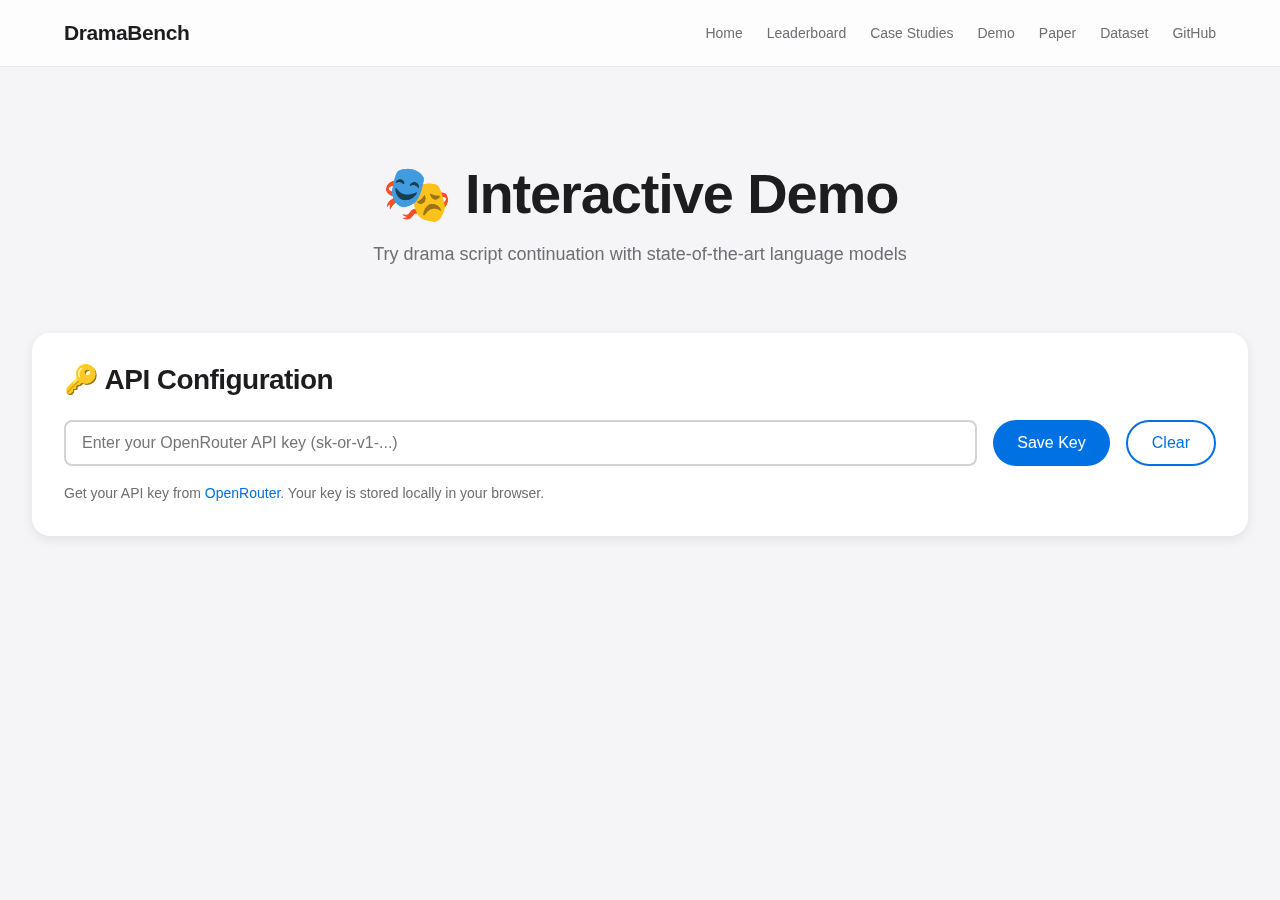
<file: web/demo.html>
<!DOCTYPE html>
<html lang="en">
<head>
    <meta charset="UTF-8">
    <meta name="viewport" content="width=device-width, initial-scale=1.0">
    <meta name="description" content="Interactive demo - Try DramaBench script continuation with multiple LLM models">
    <title>Interactive Demo - DramaBench</title>
    <link rel="stylesheet" href="css/apple-style.css">
    <style>
        /* Demo-specific styles that extend apple-style.css */
        .demo-container {
            max-width: 1400px;
            margin: 0 auto;
            padding: var(--spacing-lg);
        }

        .demo-section {
            background: var(--apple-white);
            border-radius: var(--border-radius-lg);
            padding: var(--spacing-lg);
            margin-bottom: var(--spacing-md);
            box-shadow: var(--shadow-md);
        }

        .demo-section h2 {
            margin-bottom: var(--spacing-md);
            font-size: var(--font-size-2xl);
            font-weight: 600;
        }

        /* API Key Input */
        .api-key-group {
            display: flex;
            gap: var(--spacing-sm);
            margin-bottom: var(--spacing-sm);
            flex-wrap: wrap;
        }

        .api-key-input {
            flex: 1;
            min-width: 300px;
            padding: 12px 16px;
            border: 2px solid var(--apple-gray-3);
            border-radius: var(--border-radius-sm);
            font-size: var(--font-size-base);
            font-family: var(--font-family);
            transition: border-color var(--transition-fast);
        }

        .api-key-input:focus {
            outline: none;
            border-color: var(--apple-blue);
        }

        .help-text {
            color: var(--apple-gray-5);
            font-size: var(--font-size-sm);
            margin-top: var(--spacing-xs);
        }

        .help-text a {
            color: var(--apple-blue);
            text-decoration: none;
        }

        .help-text a:hover {
            text-decoration: underline;
        }

        /* Status Messages */
        .status-msg {
            padding: 12px 16px;
            border-radius: var(--border-radius-sm);
            margin-top: var(--spacing-sm);
            font-size: var(--font-size-sm);
            display: none;
        }

        .status-msg.success {
            background-color: #d1fae5;
            color: #065f46;
            border: 1px solid var(--apple-green);
            display: block;
        }

        .status-msg.error {
            background-color: #fee2e2;
            color: #991b1b;
            border: 1px solid var(--apple-red);
            display: block;
        }

        .status-msg.info {
            background-color: #dbeafe;
            color: #1e40af;
            border: 1px solid var(--apple-blue);
            display: block;
        }

        .status-msg.loading {
            background-color: #fef3c7;
            color: #92400e;
            border: 1px solid var(--apple-orange);
            display: block;
        }

        /* Script Controls */
        .script-controls {
            display: flex;
            gap: var(--spacing-sm);
            margin-bottom: var(--spacing-md);
            flex-wrap: wrap;
        }

        .script-select {
            flex: 1;
            min-width: 300px;
            padding: 12px 16px;
            border: 2px solid var(--apple-gray-3);
            border-radius: var(--border-radius-sm);
            font-size: var(--font-size-base);
            font-family: var(--font-family);
            background-color: var(--apple-white);
            cursor: pointer;
        }

        .script-info-box {
            background-color: var(--apple-gray-1);
            padding: var(--spacing-md);
            border-radius: var(--border-radius-md);
            margin-top: var(--spacing-md);
        }

        .script-info-box h3 {
            font-size: var(--font-size-xl);
            margin-bottom: var(--spacing-xs);
            color: var(--apple-black);
        }

        .script-info-box p {
            color: var(--apple-gray-5);
            margin-bottom: var(--spacing-sm);
        }

        .script-stats {
            display: flex;
            gap: var(--spacing-sm);
            flex-wrap: wrap;
            font-size: var(--font-size-sm);
        }

        .script-stats span {
            background-color: var(--apple-white);
            padding: 6px 12px;
            border-radius: var(--border-radius-sm);
            border: 1px solid var(--apple-gray-3);
        }

        /* Model Selection */
        .model-grid {
            display: grid;
            grid-template-columns: repeat(auto-fit, minmax(200px, 1fr));
            gap: var(--spacing-sm);
            margin-bottom: var(--spacing-md);
        }

        .model-option {
            display: flex;
            align-items: center;
            padding: 16px 20px;
            border: 2px solid var(--apple-gray-3);
            border-radius: var(--border-radius-md);
            cursor: pointer;
            transition: all var(--transition-fast);
            background-color: var(--apple-white);
        }

        .model-option:hover {
            border-color: var(--apple-blue);
            background-color: var(--apple-gray-1);
        }

        .model-option input[type="radio"] {
            margin-right: var(--spacing-xs);
            width: 18px;
            height: 18px;
            cursor: pointer;
        }

        .model-option input[type="radio"]:checked + .model-label {
            color: var(--apple-blue);
            font-weight: 600;
        }

        /* Script Content Display */
        .script-content {
            background-color: var(--apple-black);
            color: var(--apple-gray-1);
            padding: var(--spacing-lg);
            border-radius: var(--border-radius-md);
            font-family: 'Courier New', monospace;
            font-size: 14px;
            line-height: 1.8;
            overflow-x: auto;
            white-space: pre-wrap;
            max-height: 600px;
            overflow-y: auto;
        }

        .placeholder-text {
            color: var(--apple-gray-5);
            font-style: italic;
            text-align: center;
            padding: var(--spacing-2xl);
        }

        /* Results Toggle */
        .results-toggle {
            display: flex;
            gap: var(--spacing-xs);
            margin-bottom: var(--spacing-md);
        }

        .toggle-btn {
            flex: 1;
            padding: 12px 20px;
            border: 2px solid var(--apple-gray-3);
            border-radius: var(--border-radius-sm);
            background-color: var(--apple-white);
            color: var(--apple-gray-5);
            font-size: var(--font-size-base);
            font-weight: 600;
            cursor: pointer;
            transition: all var(--transition-fast);
        }

        .toggle-btn:hover {
            border-color: var(--apple-blue);
        }

        .toggle-btn.active {
            background-color: var(--apple-blue);
            color: var(--apple-white);
            border-color: var(--apple-blue);
        }

        /* Comparison View */
        .comparison-container {
            display: grid;
            grid-template-columns: 1fr 1fr;
            gap: var(--spacing-md);
        }

        .comparison-column h3 {
            margin-bottom: var(--spacing-sm);
        }

        @media (max-width: 1024px) {
            .comparison-container {
                grid-template-columns: 1fr;
            }
        }

        @media (max-width: 768px) {
            .demo-container {
                padding: var(--spacing-sm);
            }

            .api-key-group,
            .script-controls {
                flex-direction: column;
            }

            .model-grid {
                grid-template-columns: 1fr;
            }
        }
    </style>
</head>
<body>
    <!-- Navigation -->
    <nav class="navbar">
        <div class="navbar-content">
            <div class="navbar-logo">DramaBench</div>
            <ul class="navbar-links">
                <li><a href="../index.html">Home</a></li>
                <li><a href="leaderboard.html">Leaderboard</a></li>
                <li><a href="cases.html">Case Studies</a></li>
                <li><a href="demo.html" class="active">Demo</a></li>
                <li><a href="https://arxiv.org/abs/2512.19012" target="_blank">Paper</a></li>
                <li><a href="https://huggingface.co/datasets/FutureMa/DramaBench" target="_blank">Dataset</a></li>
                <li><a href="https://github.com/IIIIQIIII/DramaBench" target="_blank">GitHub</a></li>
            </ul>
        </div>
    </nav>

    <div class="demo-container">
        <!-- Header -->
        <div style="text-align: center; padding: var(--spacing-2xl) 0;">
            <h1 style="font-size: var(--font-size-4xl); margin-bottom: var(--spacing-sm);">🎭 Interactive Demo</h1>
            <p style="font-size: var(--font-size-lg); color: var(--apple-gray-5);">
                Try drama script continuation with state-of-the-art language models
            </p>
        </div>

        <!-- API Key Configuration -->
        <section id="api-section" class="demo-section">
            <h2>🔑 API Configuration</h2>
            <div class="api-key-group">
                <input type="password" id="api-key-input" class="api-key-input"
                       placeholder="Enter your OpenRouter API key (sk-or-v1-...)" autocomplete="off">
                <button onclick="saveApiKey()" class="btn btn-primary">Save Key</button>
                <button onclick="clearApiKey()" class="btn btn-secondary">Clear</button>
            </div>
            <p class="help-text">
                Get your API key from <a href="https://openrouter.ai/keys" target="_blank">OpenRouter</a>.
                Your key is stored locally in your browser.
            </p>
            <div id="api-status" class="status-msg"></div>
        </section>

        <!-- Main Demo Content -->
        <div id="main-demo" style="display: none;">
            <!-- Script Selection -->
            <section class="demo-section">
                <h2>📜 Script Selection</h2>
                <div class="script-controls">
                    <select id="script-select" class="script-select" onchange="selectScript(this.value)">
                        <option value="">Loading scripts...</option>
                    </select>
                    <button onclick="selectRandomScript()" class="btn btn-secondary">🎲 Random Script</button>
                </div>

                <div id="script-info" class="script-info-box">
                    <h3>Select a script to begin</h3>
                    <p></p>
                    <div id="script-stats" class="script-stats"></div>
                </div>
            </section>

            <!-- Model Selection -->
            <section class="demo-section">
                <h2>🤖 Model Selection</h2>
                <div class="model-grid">
                    <label class="model-option">
                        <input type="radio" name="model" value="openai/gpt-5.2" checked>
                        <span class="model-label">GPT-5.2</span>
                    </label>
                    <label class="model-option">
                        <input type="radio" name="model" value="google/gemini-3-flash-preview">
                        <span class="model-label">Gemini 3 Flash</span>
                    </label>
                    <label class="model-option">
                        <input type="radio" name="model" value="z-ai/glm-4.7">
                        <span class="model-label">GLM-4.7</span>
                    </label>
                    <label class="model-option">
                        <input type="radio" name="model" value="minimax/minimax-m2.1">
                        <span class="model-label">MiniMax M2.1</span>
                    </label>
                </div>

                <button onclick="generateContinuation()" id="generate-btn" class="btn btn-primary"
                        style="width: 100%; padding: 16px;" disabled>
                    ✨ Generate Continuation
                </button>
                <div id="gen-status" class="status-msg"></div>
            </section>

            <!-- Context Display -->
            <section class="demo-section">
                <h2>📖 Script Context (Input)</h2>
                <div id="context-display" class="script-content">
                    <p class="placeholder-text">Select a script to view context...</p>
                </div>
            </section>

            <!-- Results Section -->
            <section id="results-section" class="demo-section" style="display: none;">
                <h2>🎬 Generated Continuation vs Ground Truth</h2>

                <div class="results-toggle">
                    <button id="show-gen-btn" class="toggle-btn active" onclick="showGenerated()">AI Generated</button>
                    <button id="show-gt-btn" class="toggle-btn" onclick="showGroundTruth()">Ground Truth</button>
                    <button id="show-comp-btn" class="toggle-btn" onclick="showComparison()">Side-by-Side</button>
                </div>

                <!-- Generated Result -->
                <div id="gen-result">
                    <h3>Generated by <span id="model-name" style="color: var(--apple-blue);"></span></h3>
                    <div id="gen-content" class="script-content" style="margin-top: var(--spacing-sm);"></div>
                </div>

                <!-- Ground Truth -->
                <div id="gt-result" style="display: none;">
                    <h3>Ground Truth (Original Script)</h3>
                    <div id="gt-content" class="script-content" style="margin-top: var(--spacing-sm);"></div>
                </div>

                <!-- Comparison -->
                <div id="comp-view" class="comparison-container" style="display: none;">
                    <div class="comparison-column">
                        <h3>AI Generated</h3>
                        <div id="comp-gen" class="script-content"></div>
                    </div>
                    <div class="comparison-column">
                        <h3>Ground Truth</h3>
                        <div id="comp-gt" class="script-content"></div>
                    </div>
                </div>
            </section>
        </div>
    </div>

    <script src="scripts/demo.js"></script>
</body>
</html>
</file>
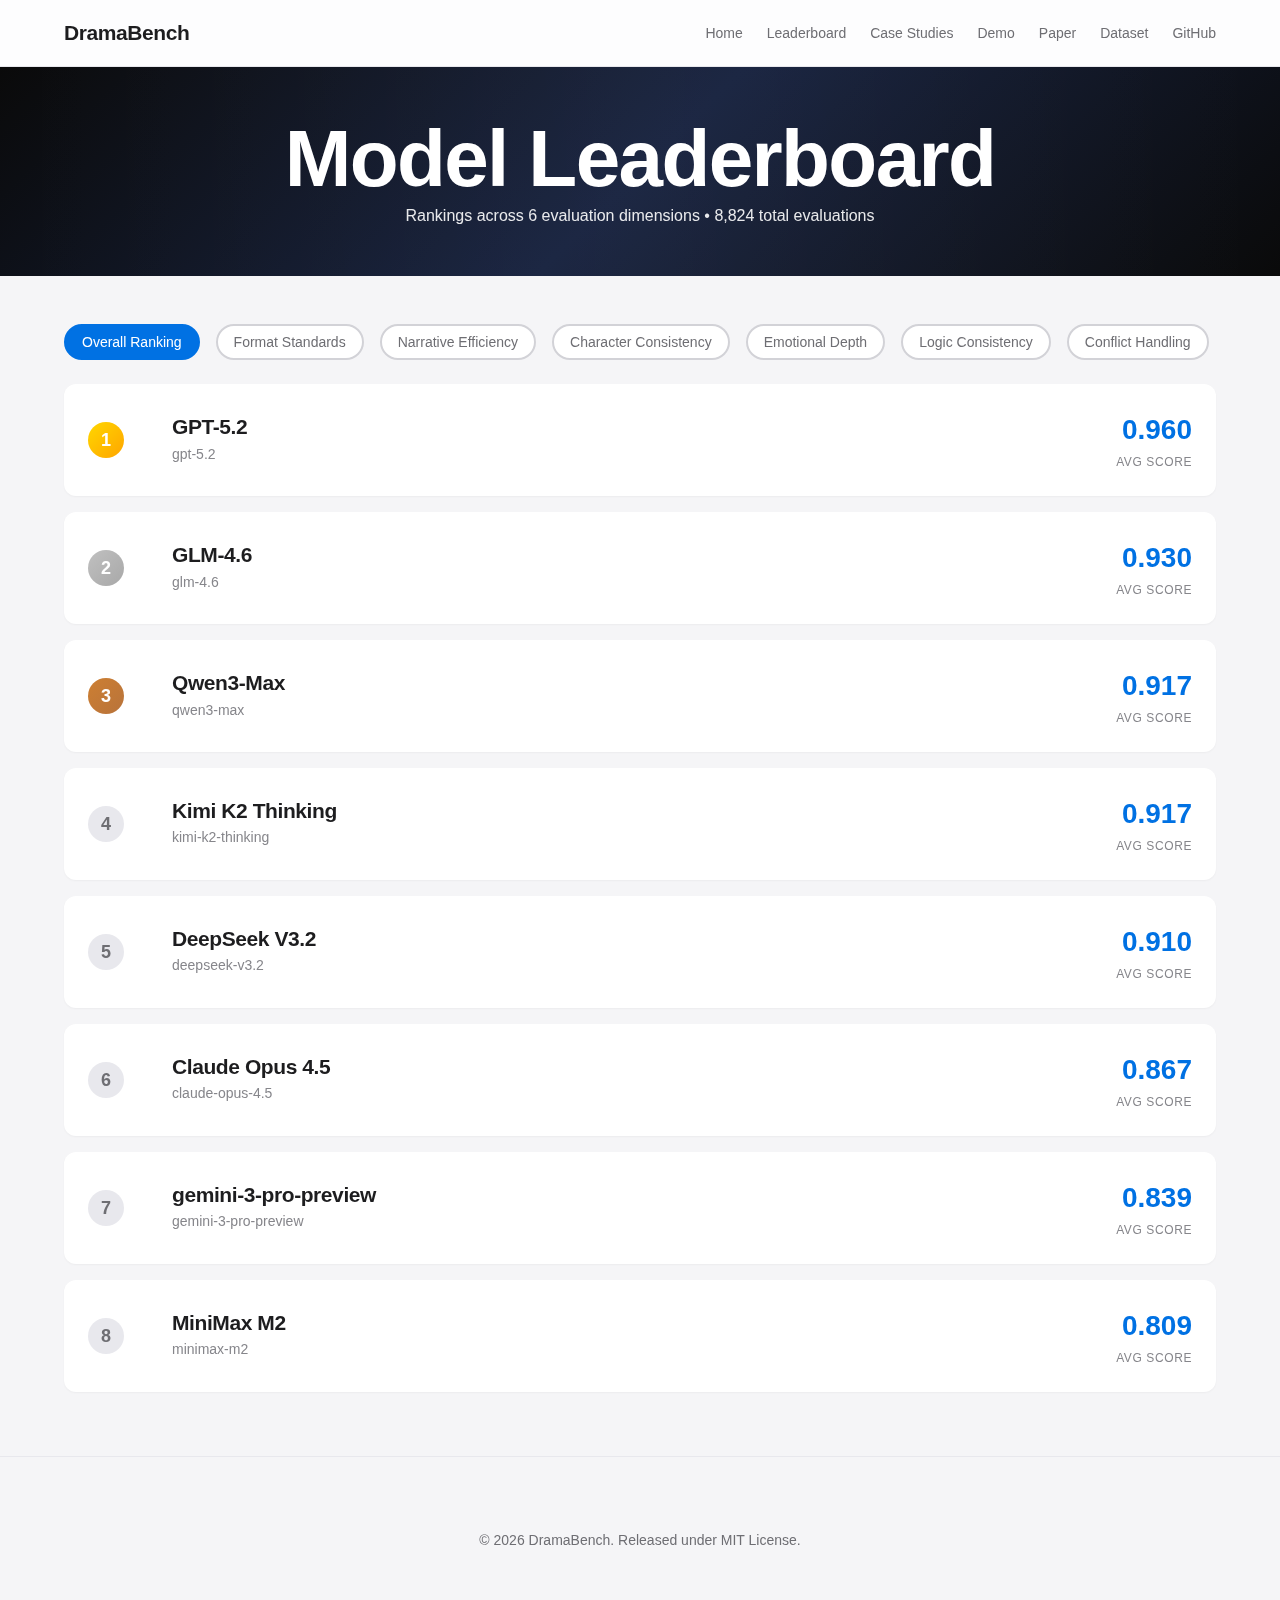
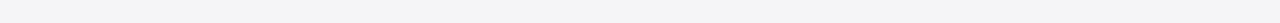
<file: web/leaderboard.html>
<!DOCTYPE html>
<html lang="en">
<head>
    <meta charset="UTF-8">
    <meta name="viewport" content="width=device-width, initial-scale=1.0">
    <meta name="description" content="Compare 8 state-of-the-art language models on drama script continuation. Interactive rankings across format, narrative, character, emotional, logic, and conflict dimensions.">
    <meta name="keywords" content="LLM leaderboard, drama AI ranking, GPT-5, Claude Opus, Gemini 3, Qwen, DeepSeek, model comparison, AI benchmark">
    <meta name="author" content="DramaBench Team">
    <meta name="theme-color" content="#0071e3">
    <title>Leaderboard - DramaBench</title>

    <!-- Canonical URL -->
    <link rel="canonical" href="https://dramabench.pages.dev/web/leaderboard.html">

    <!-- Open Graph / Facebook / LinkedIn -->
    <meta property="og:title" content="Model Leaderboard - DramaBench">
    <meta property="og:description" content="Compare 8 SOTA language models across 6 drama evaluation dimensions. Interactive rankings with per-dimension scores and detailed metrics.">
    <meta property="og:image" content="https://dramabench.pages.dev/assets/DramaBench_cover.png">
    <meta property="og:url" content="https://dramabench.pages.dev/web/leaderboard.html">
    <meta property="og:type" content="website">
    <meta property="og:site_name" content="DramaBench">

    <!-- Twitter Card -->
    <meta name="twitter:card" content="summary_large_image">
    <meta name="twitter:site" content="@mashijiann">
    <meta name="twitter:creator" content="@mashijiann">
    <meta name="twitter:title" content="Model Leaderboard - DramaBench">
    <meta name="twitter:description" content="Compare 8 SOTA language models across 6 drama evaluation dimensions. Interactive rankings with per-dimension scores.">
    <meta name="twitter:image" content="https://dramabench.pages.dev/assets/DramaBench_cover.png">

    <!-- Favicon -->
    <link rel="icon" type="image/svg+xml" href="../assets/favicon.svg">

    <link rel="stylesheet" href="css/apple-style.css">
    <style>
        .leaderboard-header {
            text-align: center;
            padding: var(--spacing-xl) var(--spacing-md);
            background: linear-gradient(135deg, #0a0a0a 0%, #16213e 50%, #0a0a0a 100%);
            color: var(--apple-white);
            position: relative;
            overflow: hidden;
        }

        .leaderboard-header::before {
            content: '';
            position: absolute;
            top: 0;
            left: 0;
            right: 0;
            bottom: 0;
            background: linear-gradient(90deg, transparent 0%, rgba(255,255,255,0.03) 50%, transparent 100%);
            pointer-events: none;
        }

        .leaderboard-header h1 {
            color: var(--apple-white);
        }

        .leaderboard-header p {
            color: rgba(255, 255, 255, 0.9);
        }

        .rank-badge {
            display: inline-flex;
            align-items: center;
            justify-content: center;
            width: 36px;
            height: 36px;
            border-radius: 50%;
            font-weight: 700;
            font-size: var(--font-size-lg);
        }

        .rank-1 {
            background: linear-gradient(135deg, #FFD700, #FFA500);
            color: var(--apple-white);
        }

        .rank-2 {
            background: linear-gradient(135deg, #C0C0C0, #A8A8A8);
            color: var(--apple-white);
        }

        .rank-3 {
            background: linear-gradient(135deg, #CD7F32, #B8733B);
            color: var(--apple-white);
        }

        .rank-other {
            background-color: var(--apple-gray-2);
            color: var(--apple-gray-5);
        }

        .model-row {
            display: grid;
            grid-template-columns: 60px 1fr auto;
            align-items: center;
            gap: var(--spacing-md);
            padding: var(--spacing-md);
            background: var(--apple-white);
            border-radius: var(--border-radius-md);
            margin-bottom: var(--spacing-sm);
            box-shadow: var(--shadow-sm);
            transition: all var(--transition-fast);
            cursor: pointer;
        }

        .model-row:hover {
            box-shadow: var(--shadow-md);
            transform: translateX(4px);
        }

        .model-info h3 {
            font-size: var(--font-size-xl);
            margin-bottom: 4px;
        }

        .model-info p {
            font-size: var(--font-size-sm);
            color: var(--apple-gray-4);
            margin: 0;
        }

        .model-score {
            text-align: right;
        }

        .score-value {
            font-size: var(--font-size-2xl);
            font-weight: 700;
            color: var(--apple-blue);
        }

        .score-label {
            font-size: var(--font-size-xs);
            color: var(--apple-gray-4);
            text-transform: uppercase;
            letter-spacing: 0.05em;
        }

        .dimension-scores {
            display: grid;
            grid-template-columns: repeat(auto-fit, minmax(150px, 1fr));
            gap: var(--spacing-sm);
            margin-top: var(--spacing-md);
            padding: var(--spacing-md);
            background-color: var(--apple-gray-1);
            border-radius: var(--border-radius-md);
        }

        .dimension-score-item {
            text-align: center;
        }

        .dimension-score-item .label {
            font-size: var(--font-size-xs);
            color: var(--apple-gray-5);
            display: block;
            margin-bottom: 4px;
        }

        .dimension-score-item .value {
            font-size: var(--font-size-lg);
            font-weight: 600;
            color: var(--apple-black);
        }

        .filters {
            display: flex;
            gap: var(--spacing-sm);
            margin-bottom: var(--spacing-md);
            flex-wrap: wrap;
        }

        .filter-btn {
            padding: 8px 16px;
            border-radius: var(--border-radius-xl);
            border: 2px solid var(--apple-gray-3);
            background: var(--apple-white);
            color: var(--apple-gray-5);
            font-size: var(--font-size-sm);
            font-weight: 500;
            cursor: pointer;
            transition: all var(--transition-fast);
        }

        .filter-btn:hover {
            border-color: var(--apple-blue);
            color: var(--apple-blue);
        }

        .filter-btn.active {
            background-color: var(--apple-blue);
            border-color: var(--apple-blue);
            color: var(--apple-white);
        }

        .expanded-details {
            display: none;
            padding: var(--spacing-md);
            background-color: var(--apple-gray-1);
            border-radius: var(--border-radius-md);
            margin-top: var(--spacing-sm);
        }

        .model-row.expanded .expanded-details {
            display: block;
        }
    </style>
</head>
<body>
    <!-- Navigation -->
    <nav class="navbar">
        <div class="navbar-content">
            <div class="navbar-logo">DramaBench</div>
            <ul class="navbar-links">
                <li><a href="../index.html">Home</a></li>
                <li><a href="leaderboard.html">Leaderboard</a></li>
                <li><a href="cases.html">Case Studies</a></li>
                <li><a href="demo.html">Demo</a></li>
                <li><a href="https://arxiv.org/abs/2512.19012" target="_blank">Paper</a></li>
                <li><a href="https://huggingface.co/datasets/FutureMa/DramaBench" target="_blank">Dataset</a></li>
                <li><a href="https://github.com/IIIIQIIII/DramaBench" target="_blank">GitHub</a></li>
            </ul>
        </div>
    </nav>

    <!-- Header -->
    <div class="leaderboard-header">
        <h1>Model Leaderboard</h1>
        <p>Rankings across 6 evaluation dimensions • 8,824 total evaluations</p>
    </div>

    <!-- Main Content -->
    <div class="container" style="padding-top: var(--spacing-xl); padding-bottom: var(--spacing-xl);">

        <!-- Filters -->
        <div class="filters">
            <button class="filter-btn active" data-dimension="overall">Overall Ranking</button>
            <button class="filter-btn" data-dimension="format_standards">Format Standards</button>
            <button class="filter-btn" data-dimension="narrative_efficiency">Narrative Efficiency</button>
            <button class="filter-btn" data-dimension="character_consistency">Character Consistency</button>
            <button class="filter-btn" data-dimension="emotional_depth">Emotional Depth</button>
            <button class="filter-btn" data-dimension="logic_consistency">Logic Consistency</button>
            <button class="filter-btn" data-dimension="conflict_handling">Conflict Handling</button>
        </div>

        <!-- Leaderboard List -->
        <div id="leaderboard-list">
            <!-- Models will be populated here by JavaScript -->
        </div>

    </div>

    <!-- Footer -->
    <footer class="footer">
        <div class="container">
            <p>&copy; 2026 DramaBench. Released under MIT License.</p>
        </div>
    </footer>

    <script>
        // Load leaderboard data
        let leaderboardData = null;
        let currentDimension = 'overall';

        async function loadData() {
            try {
                const response = await fetch('data/leaderboard.json');
                if (!response.ok) {
                    throw new Error(`HTTP error! status: ${response.status}`);
                }
                leaderboardData = await response.json();
                renderLeaderboard();
            } catch (error) {
                console.error('Error loading leaderboard data:', error);
                const errorMessage = error.message.includes('Failed to fetch') || error.message.includes('NetworkError')
                    ? 'Please use a local HTTP server to view this demo.<br><br>Run: <code style="background: var(--apple-gray-2); padding: 4px 8px; border-radius: 4px;">./start_demo.sh</code><br>or<br><code style="background: var(--apple-gray-2); padding: 4px 8px; border-radius: 4px;">python3 -m http.server 8000</code>'
                    : 'Error loading data. Please check the console for details.';
                document.getElementById('leaderboard-list').innerHTML =
                    `<div style="text-align: center; padding: var(--spacing-xl); background: var(--apple-gray-1); border-radius: var(--border-radius-lg);">
                        <h3 style="color: var(--apple-gray-5); margin-bottom: var(--spacing-md);">⚠️ Data Loading Error</h3>
                        <p style="color: var(--apple-gray-4);">${errorMessage}</p>
                    </div>`;
            }
        }

        function renderLeaderboard() {
            if (!leaderboardData) return;

            const container = document.getElementById('leaderboard-list');
            container.innerHTML = '';

            const models = currentDimension === 'overall'
                ? leaderboardData.overall_rankings
                : getRankedByDimension(currentDimension);

            models.forEach((model, index) => {
                const rank = index + 1;
                const rankClass = rank === 1 ? 'rank-1' : rank === 2 ? 'rank-2' : rank === 3 ? 'rank-3' : 'rank-other';

                const modelRow = document.createElement('div');
                modelRow.className = 'model-row';
                modelRow.innerHTML = `
                    <div class="rank-badge ${rankClass}">${rank}</div>
                    <div class="model-info">
                        <h3>${model.model}</h3>
                        <p>${model.model_id}</p>
                    </div>
                    <div class="model-score">
                        <div class="score-value">${model.avg_score ? model.avg_score.toFixed(3) : model.score.toFixed(3)}</div>
                        <div class="score-label">${currentDimension === 'overall' ? 'Avg Score' : 'Score'}</div>
                    </div>
                    <div class="expanded-details">
                        ${renderDimensionScores(model)}
                    </div>
                `;

                modelRow.addEventListener('click', () => {
                    modelRow.classList.toggle('expanded');
                });

                container.appendChild(modelRow);
            });
        }

        function renderDimensionScores(model) {
            if (!model.dimension_scores) return '';

            const dimensions = Object.entries(model.dimension_scores);
            return `
                <div class="dimension-scores">
                    ${dimensions.map(([dim, score]) => `
                        <div class="dimension-score-item">
                            <span class="label">${dim}</span>
                            <span class="value">${score.toFixed(3)}</span>
                        </div>
                    `).join('')}
                </div>
            `;
        }

        function getRankedByDimension(dimension) {
            if (!leaderboardData) return [];

            const dimensionData = leaderboardData.dimension_details
                .filter(item => item.dimension_id === dimension);

            const grouped = dimensionData.reduce((acc, item) => {
                if (!acc[item.model]) {
                    acc[item.model] = {
                        model: item.model,
                        model_id: item.model_id,
                        score: item.score,
                        samples: item.samples
                    };
                }
                return acc;
            }, {});

            return Object.values(grouped).sort((a, b) => {
                // For error rates, lower is better
                if (dimension === 'format_standards' || dimension === 'character_consistency' ||
                    dimension === 'logic_consistency') {
                    return a.score - b.score;
                }
                // For other metrics, higher is better
                return b.score - a.score;
            });
        }

        // Filter button handlers
        document.querySelectorAll('.filter-btn').forEach(btn => {
            btn.addEventListener('click', () => {
                document.querySelectorAll('.filter-btn').forEach(b => b.classList.remove('active'));
                btn.classList.add('active');
                currentDimension = btn.dataset.dimension;
                renderLeaderboard();
            });
        });

        // Load data on page load
        loadData();
    </script>
</body>
</html>
</file>
<file: web/css/apple-style.css>
/**
 * Apple-Style CSS Framework for DramaBench
 * Inspired by Apple's design language: clean, minimal, elegant
 */

/* ============================================
   Root Variables (Apple Design Tokens)
   ============================================ */
:root {
  /* Colors - Apple Style */
  --apple-white: #ffffff;
  --apple-black: #1d1d1f;
  --apple-gray-1: #f5f5f7;
  --apple-gray-2: #e8e8ed;
  --apple-gray-3: #d2d2d7;
  --apple-gray-4: #86868b;
  --apple-gray-5: #6e6e73;
  --apple-gray-6: #515154;

  /* Apple Blue */
  --apple-blue: #0071e3;
  --apple-blue-hover: #0077ed;
  --apple-blue-dark: #0051a8;

  /* Apple Green (Success) */
  --apple-green: #30d158;

  /* Apple Orange (Warning) */
  --apple-orange: #ff9500;

  /* Apple Red (Error) */
  --apple-red: #ff3b30;

  /* Spacing */
  --spacing-xs: 8px;
  --spacing-sm: 16px;
  --spacing-md: 24px;
  --spacing-lg: 32px;
  --spacing-xl: 48px;
  --spacing-2xl: 64px;
  --spacing-3xl: 96px;

  /* Typography */
  --font-family: -apple-system, BlinkMacSystemFont, 'SF Pro Display', 'SF Pro Text', 'Helvetica Neue', Arial, sans-serif;
  --font-size-xs: 12px;
  --font-size-sm: 14px;
  --font-size-base: 16px;
  --font-size-lg: 18px;
  --font-size-xl: 21px;
  --font-size-2xl: 28px;
  --font-size-3xl: 40px;
  --font-size-4xl: 56px;
  --font-size-5xl: 80px;

  /* Borders & Radius */
  --border-radius-sm: 8px;
  --border-radius-md: 12px;
  --border-radius-lg: 18px;
  --border-radius-xl: 24px;

  /* Shadows */
  --shadow-sm: 0 1px 2px rgba(0, 0, 0, 0.04);
  --shadow-md: 0 4px 12px rgba(0, 0, 0, 0.08);
  --shadow-lg: 0 8px 24px rgba(0, 0, 0, 0.12);
  --shadow-xl: 0 16px 48px rgba(0, 0, 0, 0.16);

  /* Transitions */
  --transition-fast: 0.15s ease;
  --transition-base: 0.3s ease;
  --transition-slow: 0.5s ease;
}

/* ============================================
   Global Styles
   ============================================ */
* {
  margin: 0;
  padding: 0;
  box-sizing: border-box;
}

html {
  font-size: 16px;
  -webkit-font-smoothing: antialiased;
  -moz-osx-font-smoothing: grayscale;
  text-rendering: optimizeLegibility;
}

body {
  font-family: var(--font-family);
  font-size: var(--font-size-base);
  line-height: 1.6;
  color: var(--apple-black);
  background-color: var(--apple-gray-1);
}

/* ============================================
   Typography
   ============================================ */
h1, h2, h3, h4, h5, h6 {
  font-weight: 600;
  line-height: 1.1;
  letter-spacing: -0.02em;
}

h1 {
  font-size: var(--font-size-5xl);
  font-weight: 700;
}

h2 {
  font-size: var(--font-size-4xl);
  font-weight: 700;
}

h3 {
  font-size: var(--font-size-3xl);
}

h4 {
  font-size: var(--font-size-2xl);
}

h5 {
  font-size: var(--font-size-xl);
}

h6 {
  font-size: var(--font-size-lg);
}

p {
  font-size: var(--font-size-base);
  line-height: 1.6;
  color: var(--apple-gray-5);
}

a {
  color: var(--apple-blue);
  text-decoration: none;
  transition: color var(--transition-fast);
}

a:hover {
  color: var(--apple-blue-hover);
}

/* ============================================
   Navigation Bar (Apple Style)
   ============================================ */
.navbar {
  position: sticky;
  top: 0;
  z-index: 1000;
  background: rgba(255, 255, 255, 0.8);
  backdrop-filter: saturate(180%) blur(20px);
  -webkit-backdrop-filter: saturate(180%) blur(20px);
  border-bottom: 1px solid var(--apple-gray-2);
}

.navbar-content {
  max-width: 1200px;
  margin: 0 auto;
  padding: var(--spacing-sm) var(--spacing-md);
  display: flex;
  justify-content: space-between;
  align-items: center;
}

.navbar-logo {
  font-size: var(--font-size-xl);
  font-weight: 700;
  color: var(--apple-black);
  letter-spacing: -0.02em;
}

.navbar-links {
  display: flex;
  gap: var(--spacing-md);
  list-style: none;
}

.navbar-links a {
  color: var(--apple-gray-5);
  font-size: var(--font-size-sm);
  font-weight: 500;
  transition: color var(--transition-fast);
}

.navbar-links a:hover {
  color: var(--apple-black);
}

/* ============================================
   Hero Section
   ============================================ */
.hero {
  text-align: center;
  padding: var(--spacing-3xl) var(--spacing-md);
  background: linear-gradient(135deg, #f5f7fa 0%, #c3cfe2 100%);
}

.hero h1 {
  margin-bottom: var(--spacing-sm);
}

.hero p {
  font-size: var(--font-size-xl);
  color: var(--apple-gray-5);
  max-width: 800px;
  margin: 0 auto var(--spacing-lg);
}

.hero-stats {
  display: flex;
  justify-content: center;
  gap: var(--spacing-xl);
  flex-wrap: wrap;
  margin-top: var(--spacing-lg);
}

.hero-stat {
  text-align: center;
}

.hero-stat-value {
  font-size: var(--font-size-3xl);
  font-weight: 700;
  color: var(--apple-blue);
  display: block;
}

.hero-stat-label {
  font-size: var(--font-size-sm);
  color: var(--apple-gray-5);
  margin-top: var(--spacing-xs);
}

/* ============================================
   Buttons (Apple Style)
   ============================================ */
.btn {
  display: inline-block;
  padding: 12px 24px;
  font-size: var(--font-size-base);
  font-weight: 500;
  text-align: center;
  border-radius: var(--border-radius-xl);
  cursor: pointer;
  transition: all var(--transition-fast);
  border: none;
  font-family: var(--font-family);
}

.btn-primary {
  background-color: var(--apple-blue);
  color: var(--apple-white) !important;
}

.btn-primary:hover {
  background-color: var(--apple-blue-hover);
  color: var(--apple-white) !important;
  transform: translateY(-2px);
  box-shadow: var(--shadow-lg);
}

.btn-secondary {
  background-color: transparent;
  color: var(--apple-blue);
  border: 2px solid var(--apple-blue);
}

.btn-secondary:hover {
  background-color: var(--apple-blue);
  color: var(--apple-white);
}

/* ============================================
   Cards
   ============================================ */
.card {
  background: var(--apple-white);
  border-radius: var(--border-radius-lg);
  padding: var(--spacing-md);
  box-shadow: var(--shadow-sm);
  transition: all var(--transition-base);
}

.card:hover {
  box-shadow: var(--shadow-lg);
  transform: translateY(-4px);
}

.card-title {
  font-size: var(--font-size-xl);
  font-weight: 600;
  margin-bottom: var(--spacing-sm);
  color: var(--apple-black);
}

.card-subtitle {
  font-size: var(--font-size-sm);
  color: var(--apple-gray-4);
  margin-bottom: var(--spacing-md);
}

.card-content {
  font-size: var(--font-size-base);
  color: var(--apple-gray-5);
}

/* ============================================
   Grid System
   ============================================ */
.container {
  max-width: 1200px;
  margin: 0 auto;
  padding: var(--spacing-md);
}

.container-fluid {
  width: 100%;
  padding: var(--spacing-md);
}

.grid {
  display: grid;
  gap: var(--spacing-md);
}

.grid-2 {
  grid-template-columns: repeat(auto-fit, minmax(300px, 1fr));
}

.grid-3 {
  grid-template-columns: repeat(auto-fit, minmax(250px, 1fr));
}

.grid-4 {
  grid-template-columns: repeat(auto-fit, minmax(200px, 1fr));
}

/* ============================================
   Section Styles
   ============================================ */
section {
  padding: var(--spacing-2xl) 0;
}

.section-title {
  font-size: var(--font-size-3xl);
  font-weight: 700;
  text-align: center;
  margin-bottom: var(--spacing-md);
  color: var(--apple-black);
}

.section-subtitle {
  font-size: var(--font-size-lg);
  text-align: center;
  color: var(--apple-gray-5);
  max-width: 600px;
  margin: 0 auto var(--spacing-xl);
}

/* ============================================
   Table Styles (Apple Style)
   ============================================ */
.table-container {
  overflow-x: auto;
  background: var(--apple-white);
  border-radius: var(--border-radius-lg);
  box-shadow: var(--shadow-sm);
}

table {
  width: 100%;
  border-collapse: collapse;
}

thead {
  background-color: var(--apple-gray-1);
}

th {
  padding: var(--spacing-sm);
  text-align: left;
  font-weight: 600;
  font-size: var(--font-size-sm);
  color: var(--apple-gray-5);
  text-transform: uppercase;
  letter-spacing: 0.05em;
}

td {
  padding: var(--spacing-sm);
  border-top: 1px solid var(--apple-gray-2);
  font-size: var(--font-size-base);
  color: var(--apple-black);
}

tr:hover {
  background-color: var(--apple-gray-1);
}

/* ============================================
   Badge/Tag Styles
   ============================================ */
.badge {
  display: inline-block;
  padding: 4px 12px;
  border-radius: var(--border-radius-xl);
  font-size: var(--font-size-xs);
  font-weight: 600;
  text-transform: uppercase;
  letter-spacing: 0.05em;
}

.badge-blue {
  background-color: rgba(0, 113, 227, 0.1);
  color: var(--apple-blue);
}

.badge-green {
  background-color: rgba(48, 209, 88, 0.1);
  color: var(--apple-green);
}

.badge-orange {
  background-color: rgba(255, 149, 0, 0.1);
  color: var(--apple-orange);
}

.badge-red {
  background-color: rgba(255, 59, 48, 0.1);
  color: var(--apple-red);
}

.badge-gray {
  background-color: var(--apple-gray-2);
  color: var(--apple-gray-5);
}

/* ============================================
   Footer
   ============================================ */
.footer {
  background-color: var(--apple-gray-1);
  padding: var(--spacing-xl) var(--spacing-md);
  text-align: center;
  border-top: 1px solid var(--apple-gray-2);
}

.footer p {
  font-size: var(--font-size-sm);
  color: var(--apple-gray-5);
}

/* ============================================
   Utility Classes
   ============================================ */
.text-center {
  text-align: center;
}

.text-left {
  text-align: left;
}

.text-right {
  text-align: right;
}

.mt-0 { margin-top: 0; }
.mt-1 { margin-top: var(--spacing-xs); }
.mt-2 { margin-top: var(--spacing-sm); }
.mt-3 { margin-top: var(--spacing-md); }
.mt-4 { margin-top: var(--spacing-lg); }
.mt-5 { margin-top: var(--spacing-xl); }

.mb-0 { margin-bottom: 0; }
.mb-1 { margin-bottom: var(--spacing-xs); }
.mb-2 { margin-bottom: var(--spacing-sm); }
.mb-3 { margin-bottom: var(--spacing-md); }
.mb-4 { margin-bottom: var(--spacing-lg); }
.mb-5 { margin-bottom: var(--spacing-xl); }

.p-0 { padding: 0; }
.p-1 { padding: var(--spacing-xs); }
.p-2 { padding: var(--spacing-sm); }
.p-3 { padding: var(--spacing-md); }
.p-4 { padding: var(--spacing-lg); }
.p-5 { padding: var(--spacing-xl); }

/* ============================================
   Responsive Design
   ============================================ */
@media (max-width: 768px) {
  h1 {
    font-size: var(--font-size-3xl);
  }

  h2 {
    font-size: var(--font-size-2xl);
  }

  .hero {
    padding: var(--spacing-xl) var(--spacing-md);
  }

  .hero p {
    font-size: var(--font-size-base);
  }

  .navbar-content {
    flex-direction: column;
    gap: var(--spacing-sm);
  }

  .hero-stats {
    flex-direction: column;
    gap: var(--spacing-md);
  }
}
</file>
